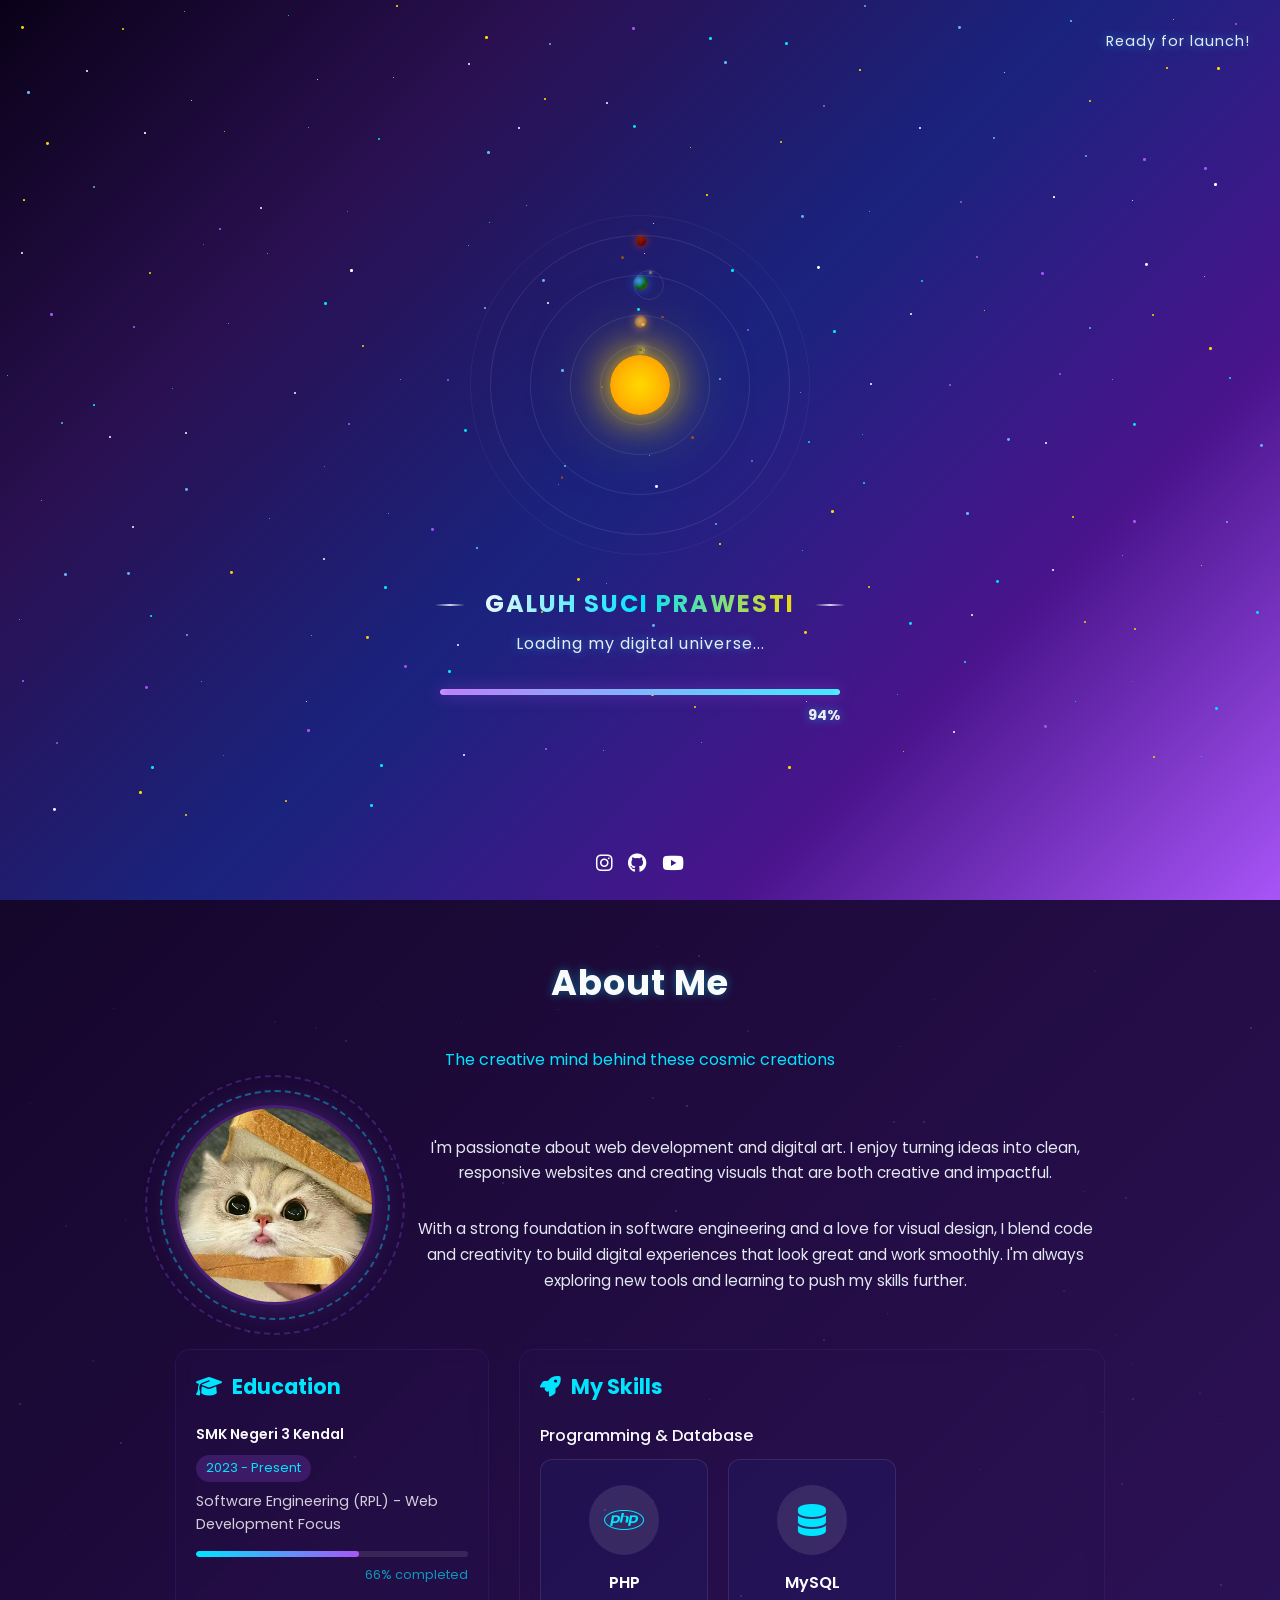
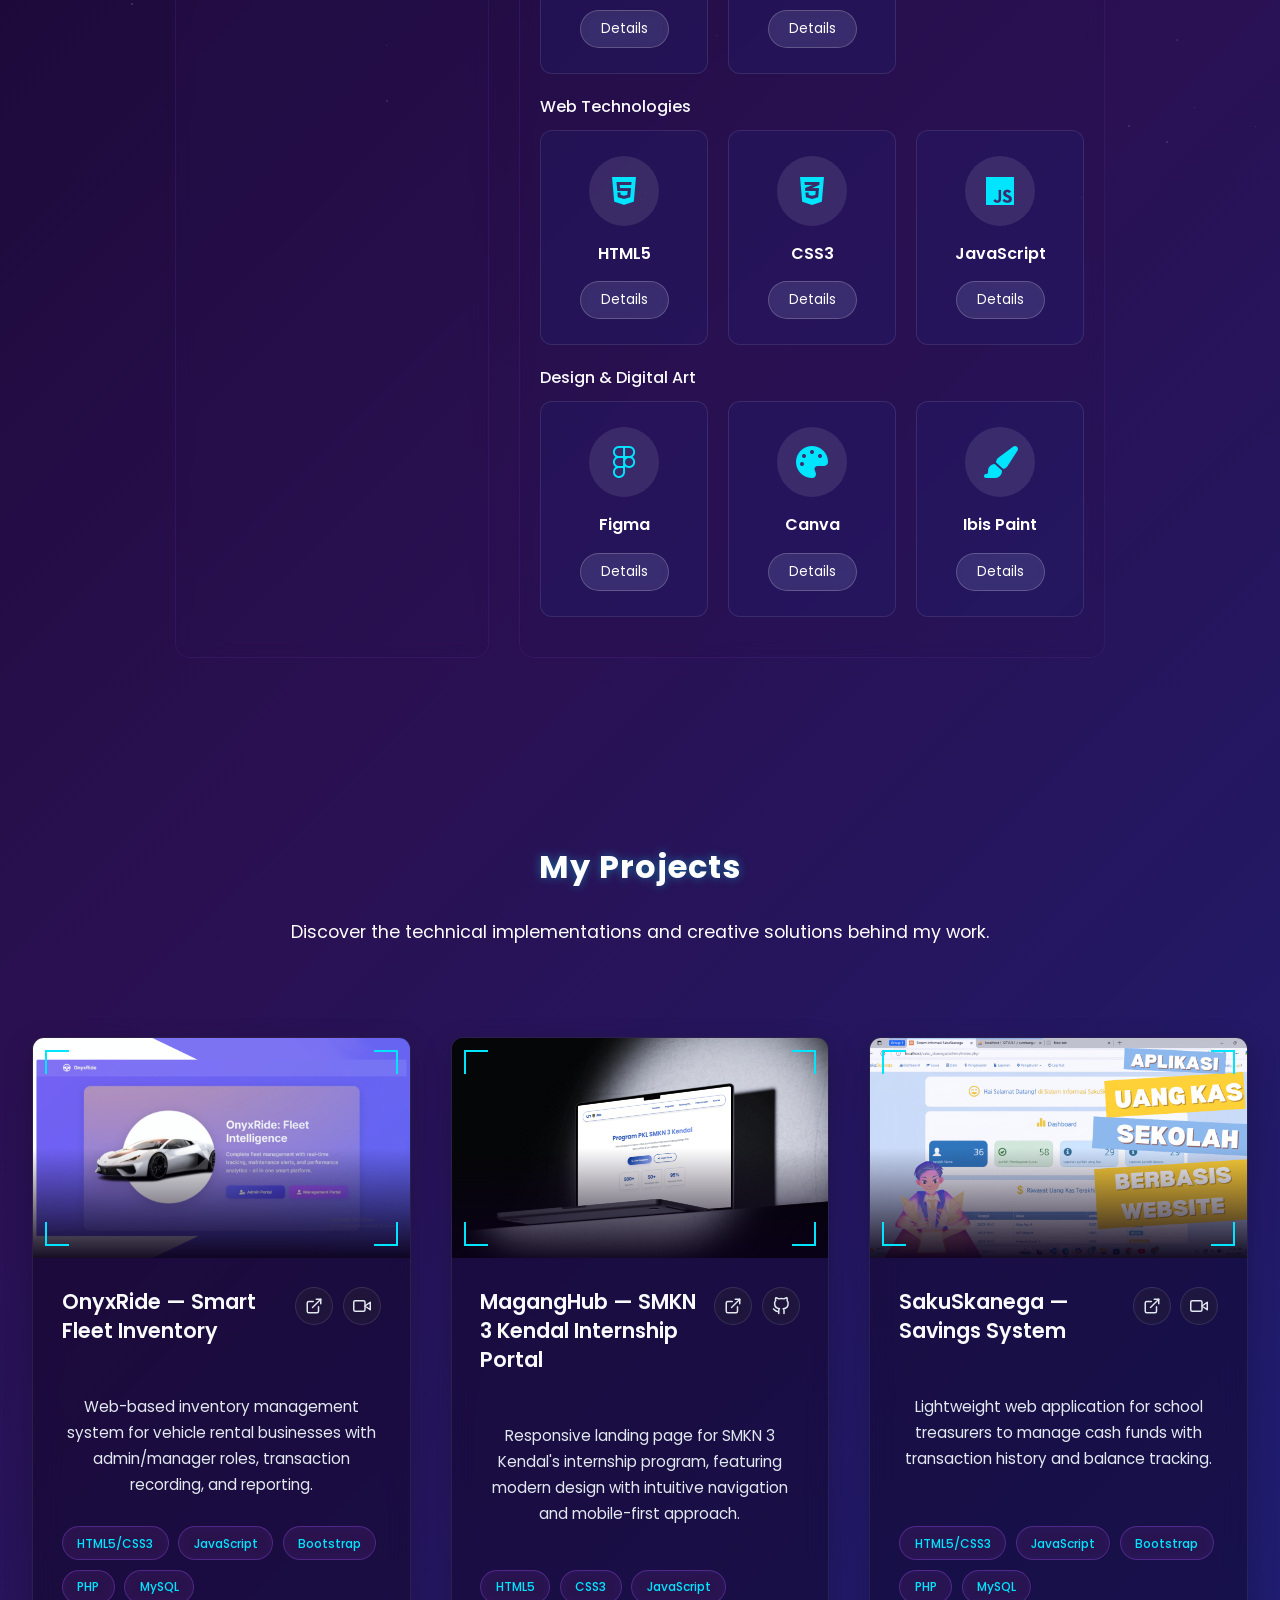
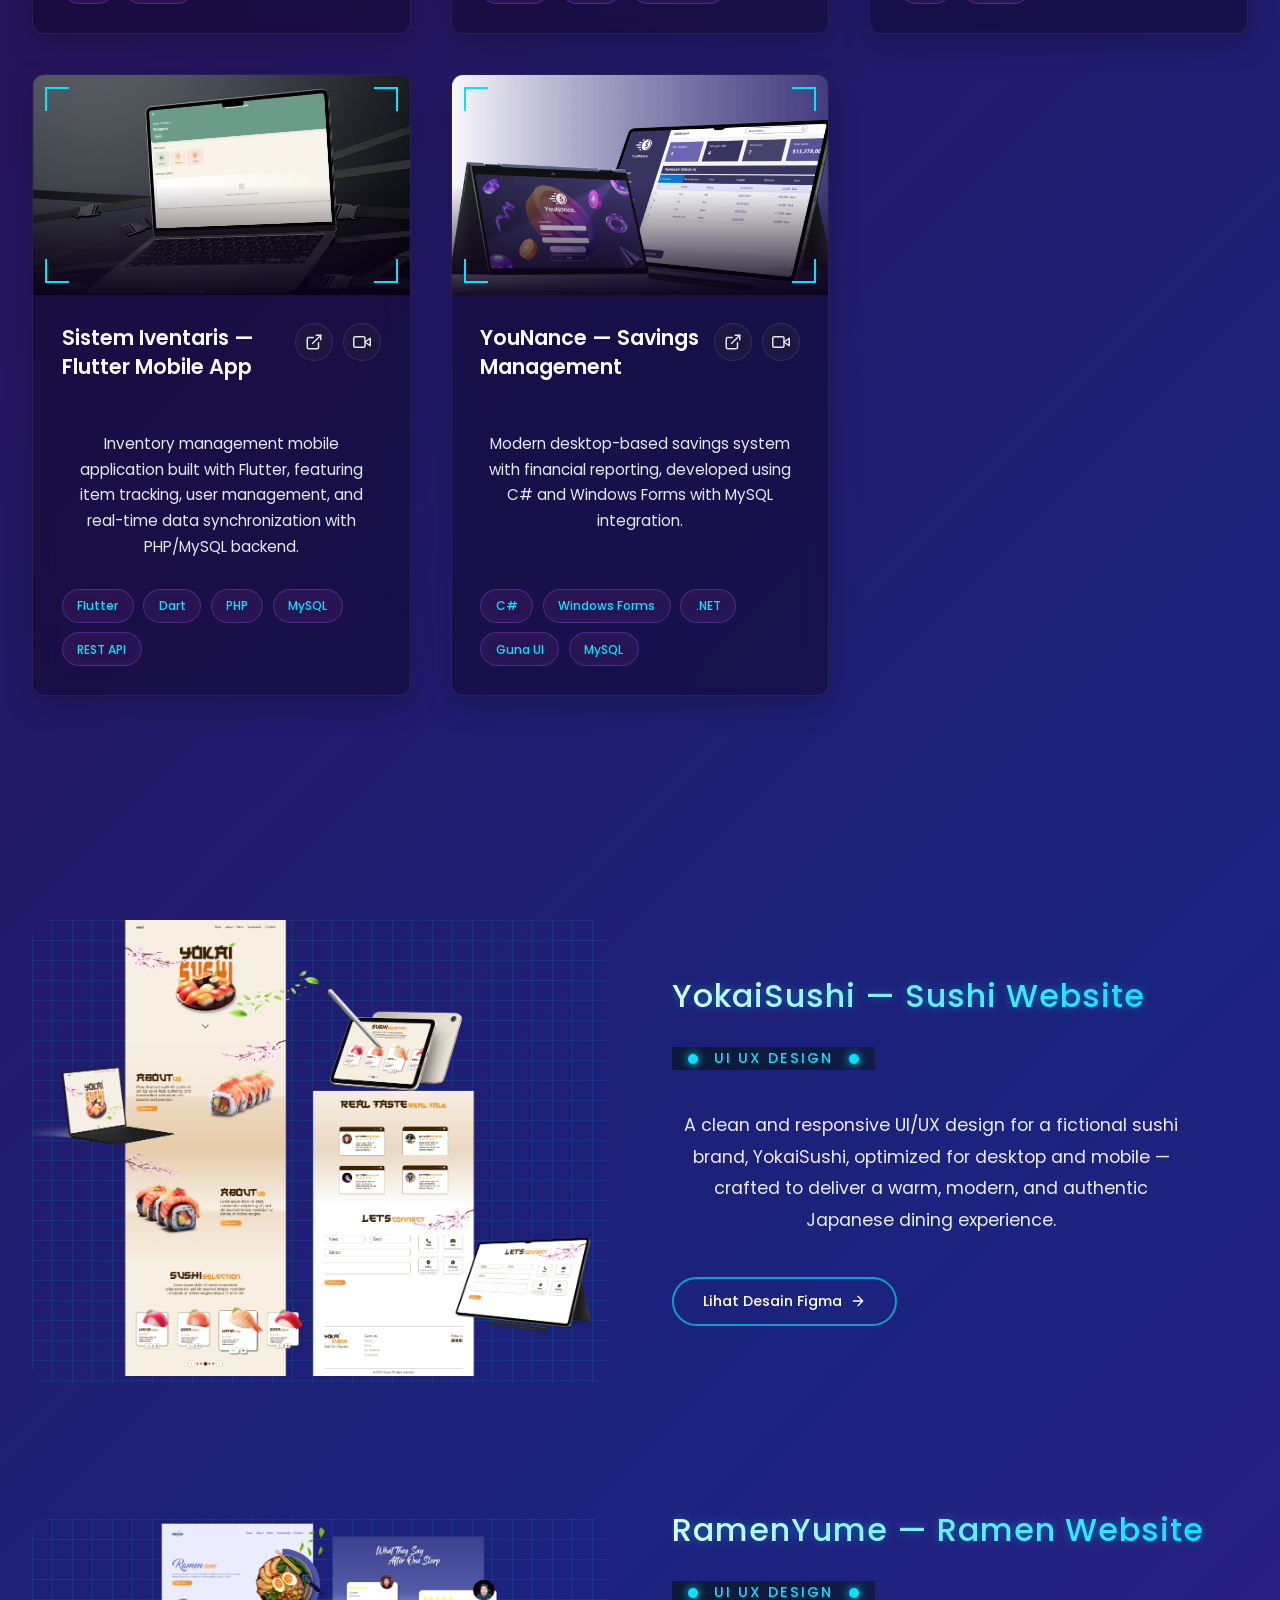
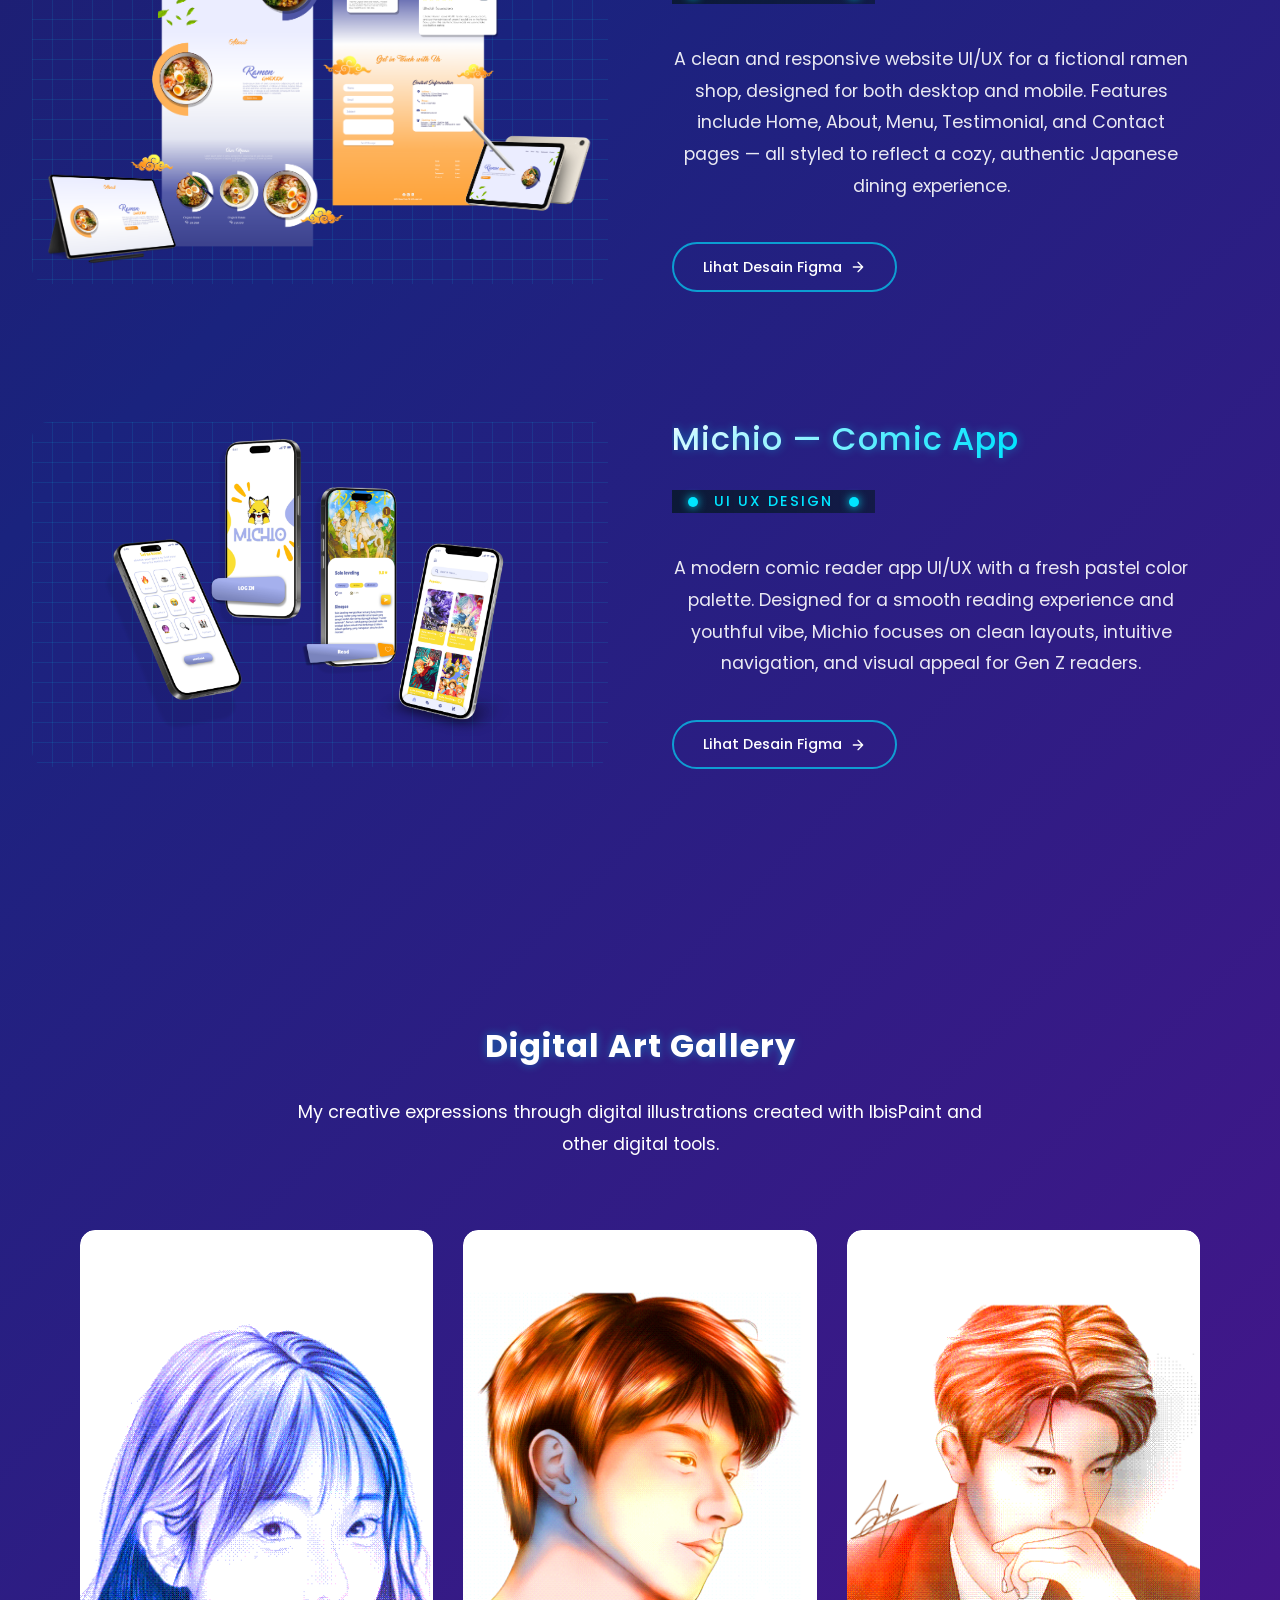
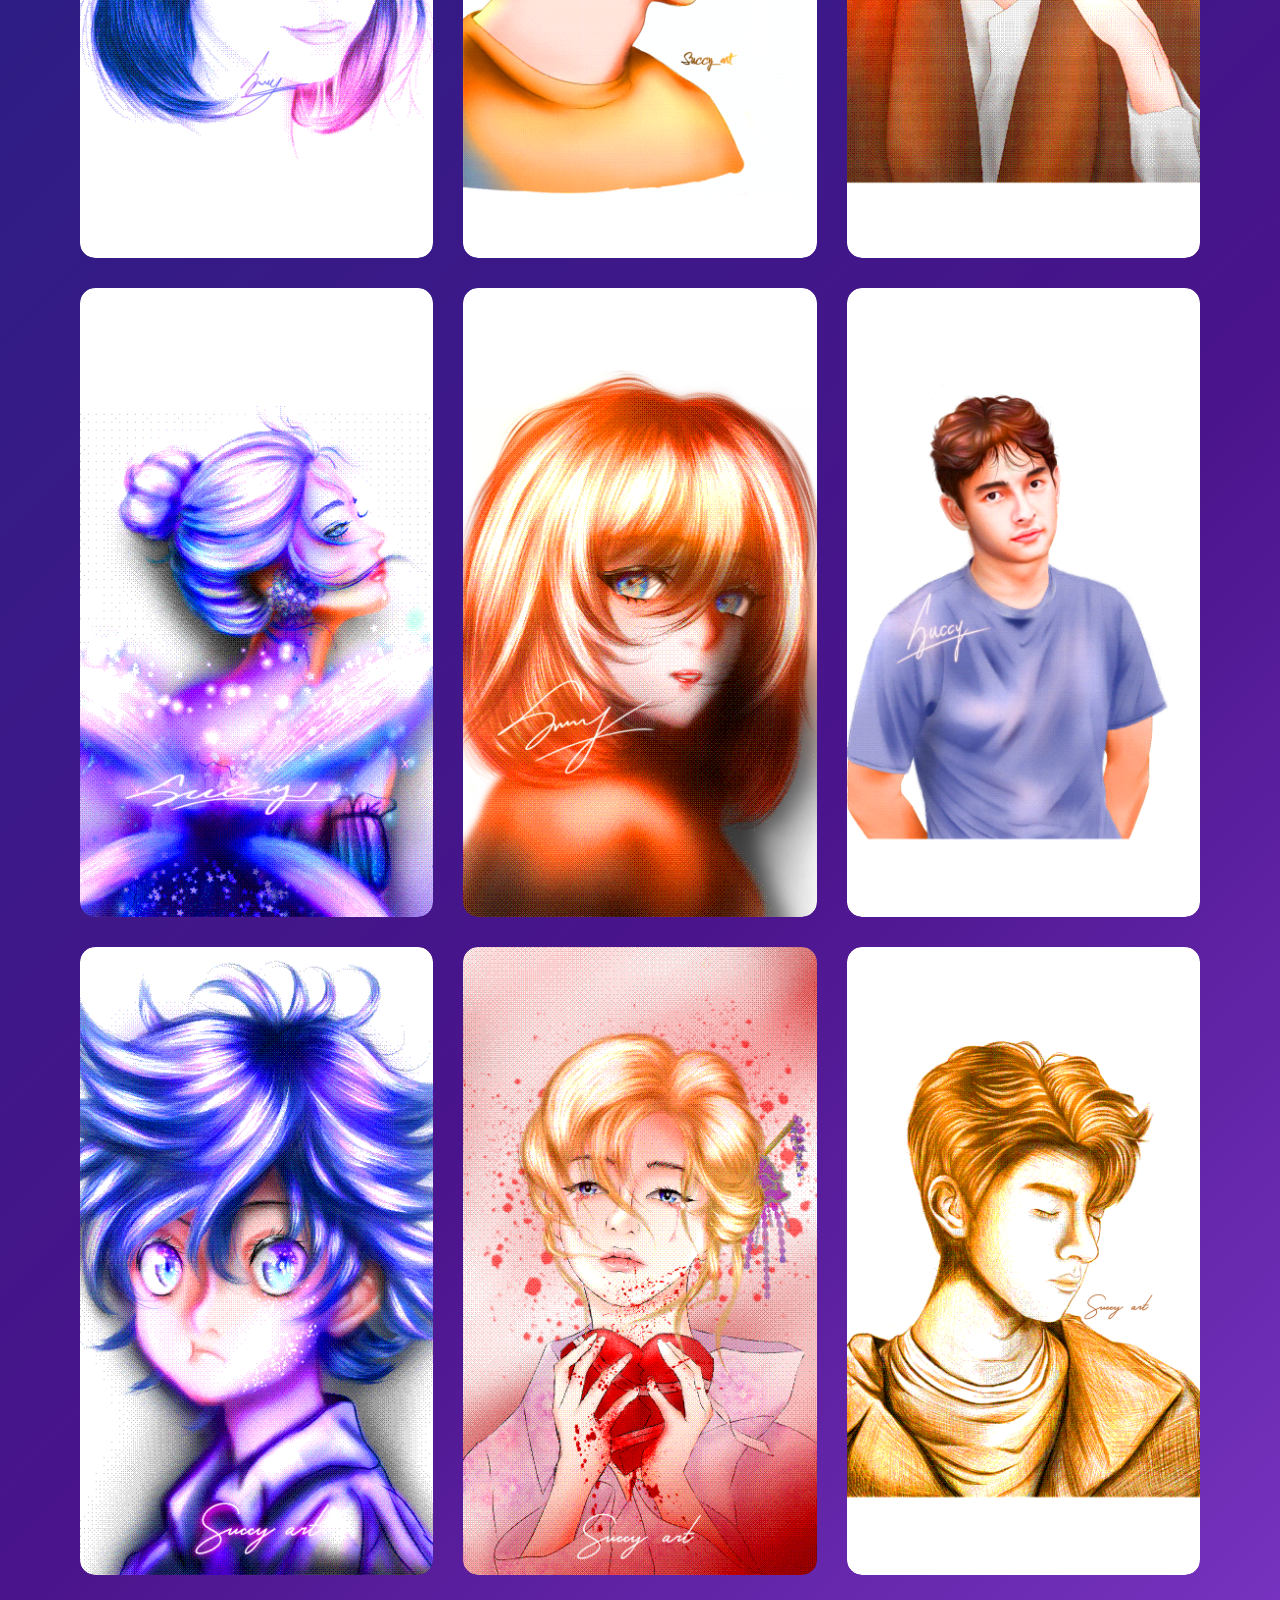
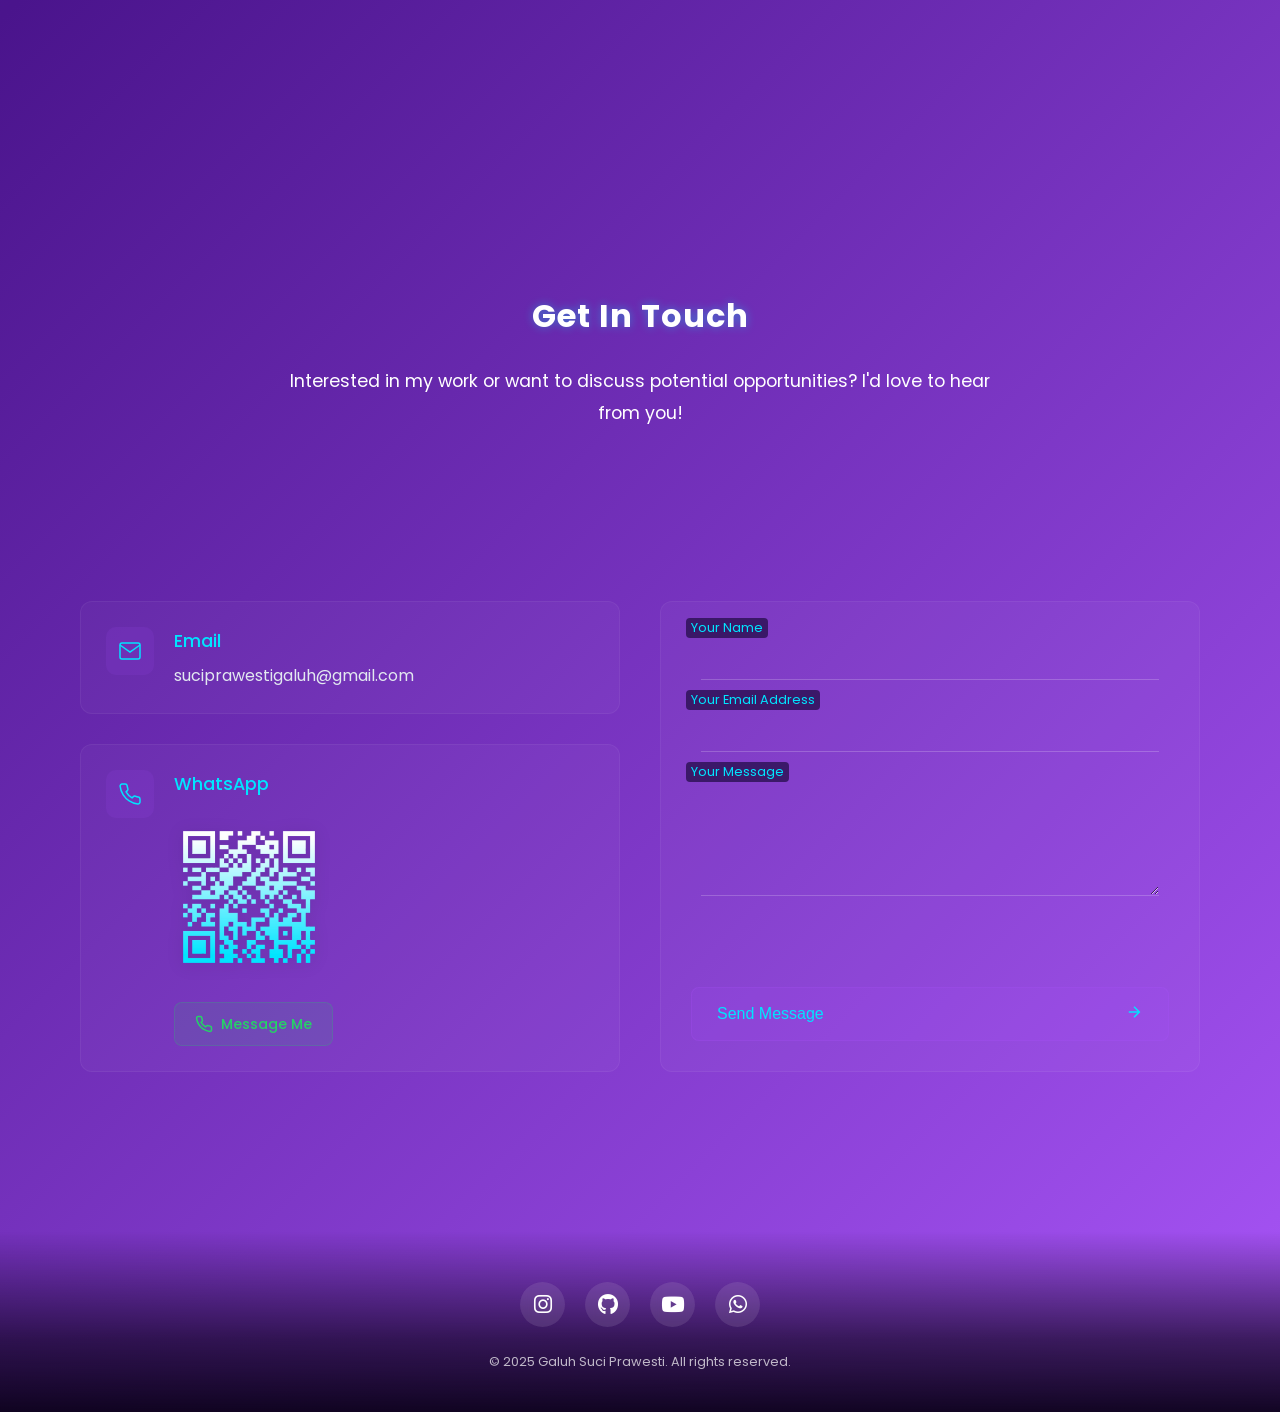
<file: index.html>
<!DOCTYPE html>
<html lang="en">
    <head>
        <meta charset="UTF-8" />
        <meta name="viewport" content="width=device-width, initial-scale=1.0" />
        <title>Galuh Suci Prawesti | Digital Portfolio</title>
        <link
            rel="icon"
            type="image/png"
            href="./assets/favicon/favicon-96x96.png"
            sizes="96x96"
        />
        <link
            rel="icon"
            type="image/svg+xml"
            href="./assets/favicon/favicon.svg"
        />
        <link rel="shortcut icon" href="./assets/favicon/favicon.ico" />
        <link
            rel="apple-touch-icon"
            sizes="180x180"
            href="./assets/favicon/apple-touch-icon.png"
        />
        <meta name="apple-mobile-web-app-title" content="Succy" />
        <link rel="manifest" href="/site.webmanifest" />
        <link
            rel="stylesheet"
            href="https://cdnjs.cloudflare.com/ajax/libs/font-awesome/6.4.0/css/all.min.css"
        />
        <link
            href="https://fonts.googleapis.com/css2?family=Poppins:wght@300;400;500;600;700&display=swap"
            rel="stylesheet"
        />
        <link rel="stylesheet" href="./css/style.css" />
    </head>
    <body>
        <!-- Cosmic Background -->
        <div class="cosmic-background">
            <div class="stars" id="stars"></div>
            <div class="space-dust" id="spaceDust"></div>
            <div class="glow"></div>

            <!-- Floating Particles -->
            <div class="floating-particles" id="floatingParticles"></div>
        </div>

        <!-- Mobile Menu Backdrop -->
        <div class="mobile-menu-backdrop" id="mobileMenuBackdrop"></div>

        <!-- Navigation -->
        <nav class="navbar" id="navbar">
            <div class="logo">Succy</div>
            <div class="hamburger" id="hamburger">
                <i class="fas fa-bars"></i>
            </div>
            <div class="nav-links" id="navLinks">
                <a href="#hero">Home</a>
                <a href="#about">About</a>
                <a href="#projects">Projects</a>
                <a href="#art">Digital Art</a>
                <a href="#skills">Skills</a>
                <a href="#contact">Contact</a>
            </div>
        </nav>

        <!-- Premium Loading Screen -->
        <div class="loading-screen" id="loadingScreen">
            <div class="stars" id="loadingStars"></div>
            <div class="space-dust" id="loadingDust"></div>

            <div class="solar-system">
                <div class="sun">
                    <div class="sun-core"></div>
                    <div class="sun-corona"></div>
                </div>

                <!-- Mercury -->
                <div class="orbit" id="orbit1">
                    <div class="planet" id="planet1">
                        <div class="planet-shadow"></div>
                        <div class="planet-crater"></div>
                        <div class="planet-crater"></div>
                        <div class="planet-crater"></div>
                    </div>
                </div>

                <!-- Venus -->
                <div class="orbit" id="orbit2">
                    <div class="planet" id="planet2">
                        <div class="planet-atmosphere"></div>
                        <div class="planet-cloud"></div>
                        <div class="planet-cloud"></div>
                    </div>
                </div>

                <!-- Earth -->
                <div class="orbit" id="orbit3">
                    <div class="planet" id="planet3">
                        <div class="planet-atmosphere"></div>
                        <div class="planet-continent"></div>
                        <div class="planet-continent"></div>
                        <div class="planet-cloud"></div>
                    </div>
                    <div class="moon-orbit">
                        <div class="moon"></div>
                    </div>
                </div>

                <!-- Mars -->
                <div class="orbit" id="orbit4">
                    <div class="planet" id="planet4">
                        <div class="planet-shadow"></div>
                        <div class="planet-crater"></div>
                        <div class="planet-crater"></div>
                        <div class="planet-crater"></div>
                    </div>
                </div>

                <!-- Asteroid Belt -->
                <div class="asteroid-belt">
                    <div class="asteroid"></div>
                    <div class="asteroid"></div>
                    <div class="asteroid"></div>
                    <div class="asteroid"></div>
                    <div class="asteroid"></div>
                </div>
            </div>

            <div class="loading-countdown" id="loadingCountdown">
                Initializing cosmic interface...
            </div>

            <div class="loading-content">
                <div class="loading-text">Galuh Suci Prawesti</div>
                <div class="subtext">Loading my digital universe...</div>
                <div class="loading-bar-container">
                    <div class="loading-bar">
                        <div class="loading-progress"></div>
                    </div>
                    <div class="loading-percentage" id="loadingPercentage">
                        0%
                    </div>
                </div>
            </div>

            <!-- Social Media Icons -->
            <div class="loading-social-icons">
                <a
                    href="https://www.instagram.com/unreach404._?igsh=eG15N2ZrNmxuNDhh"
                    class="social-icon"
                    style="--delay: 0.6s"
                    ><i class="fab fa-instagram"></i
                ></a>
                <a
                    href="https://github.com/SuciPrawesti"
                    class="social-icon"
                    style="--delay: 0.2s"
                    ><i class="fab fa-github"></i
                ></a>
                <a
                    href="https://youtube.com/@galuhsuciprawesti4057?si=Z0OrXYv-FKymRoa4"
                    class="social-icon"
                    style="--delay: 0.8s"
                    ><i class="fab fa-youtube"></i
                ></a>
            </div>
        </div>
        <!-- Main Content -->
        <div class="content" id="mainContent">
            <!-- Hero Section -->
            <section class="section" id="hero">
                <div class="hero-glow"></div>
                <div class="hero-content">
                    <h1>Hello, I'm Galuh Suci Prawesti</h1>
                    <p>
                        A passionate web developer and digital artist from SMK
                        Negeri 3 Kendal. I craft immersive digital experiences
                        and stunning visual art that blends technology and
                        creativity.
                    </p>
                    <div class="hero-buttons">
                        <a href="#projects" class="explore-button"
                            >Explore My Work</a
                        >
                        <a href="#contact" class="GetTouch-button"
                            >Get In Touch</a
                        >
                    </div>
                </div>
            </section>

            <!-- About Section -->
            <section class="section" id="about">
                <h2>About Me</h2>
                <p class="section-subtitle">
                    The creative mind behind these cosmic creations
                </p>

                <div class="about-container">
                    <div class="about-profile">
                        <div class="profile-image-container">
                            <img
                                src="./assets/images/succy.jfif"
                                alt="Galuh Suci Prawesti"
                                class="profile-image"
                            />
                            <div class="image-glow"></div>
                            <div class="about-orbit"></div>
                            <div class="about-orbit about-orbit-2"></div>
                        </div>

                        <div class="profile-bio">
                            <p>
                                I'm passionate about web development and digital
                                art. I enjoy turning ideas into clean,
                                responsive websites and creating visuals that
                                are both creative and impactful.
                            </p>
                            <p>
                                With a strong foundation in software engineering
                                and a love for visual design, I blend code and
                                creativity to build digital experiences that
                                look great and work smoothly. I'm always
                                exploring new tools and learning to push my
                                skills further.
                            </p>
                        </div>
                    </div>

                    <div class="about-details">
                        <div class="education-card">
                            <h3>
                                <i class="fas fa-graduation-cap"></i> Education
                            </h3>
                            <div class="education-item">
                                <div class="edu-header">
                                    <span class="edu-school"
                                        >SMK Negeri 3 Kendal</span
                                    >
                                    <span class="edu-period"
                                        >2023 - Present</span
                                    >
                                </div>
                                <div class="edu-details">
                                    Software Engineering (RPL) - Web Development
                                    Focus
                                </div>
                                <div class="edu-progress">
                                    <div class="progress-bar">
                                        <div
                                            class="progress-fill"
                                            style="width: 60%"
                                        ></div>
                                    </div>
                                    <span>66% completed</span>
                                </div>
                            </div>
                        </div>

                        <div class="skills-section" id="skills">
                            <h3><i class="fas fa-rocket"></i> My Skills</h3>

                            <div class="skills-category">
                                <h4>Programming & Database</h4>
                                <div class="skills-grid">
                                    <div class="skill-item" data-skill="php">
                                        <div class="skill-icon">
                                            <i class="fab fa-php"></i>
                                        </div>
                                        <div class="skill-name">PHP</div>
                                        <button class="skill-btn">
                                            Details
                                        </button>
                                    </div>
                                    <div class="skill-item" data-skill="mysql">
                                        <div class="skill-icon">
                                            <i class="fas fa-database"></i>
                                        </div>
                                        <div class="skill-name">MySQL</div>
                                        <button class="skill-btn">
                                            Details
                                        </button>
                                    </div>
                                </div>
                            </div>

                            <div class="skills-category">
                                <h4>Web Technologies</h4>
                                <div class="skills-grid">
                                    <div class="skill-item" data-skill="html">
                                        <div class="skill-icon">
                                            <i class="fab fa-html5"></i>
                                        </div>
                                        <div class="skill-name">HTML5</div>
                                        <button class="skill-btn">
                                            Details
                                        </button>
                                    </div>
                                    <div class="skill-item" data-skill="css">
                                        <div class="skill-icon">
                                            <i class="fab fa-css3-alt"></i>
                                        </div>
                                        <div class="skill-name">CSS3</div>
                                        <button class="skill-btn">
                                            Details
                                        </button>
                                    </div>
                                    <div
                                        class="skill-item"
                                        data-skill="javascript"
                                    >
                                        <div class="skill-icon">
                                            <i class="fab fa-js"></i>
                                        </div>
                                        <div class="skill-name">JavaScript</div>
                                        <button class="skill-btn">
                                            Details
                                        </button>
                                    </div>
                                </div>
                            </div>

                            <div class="skills-category">
                                <h4>Design & Digital Art</h4>
                                <div class="skills-grid">
                                    <div class="skill-item" data-skill="figma">
                                        <div class="skill-icon">
                                            <i class="fab fa-figma"></i>
                                        </div>
                                        <div class="skill-name">Figma</div>
                                        <button class="skill-btn">
                                            Details
                                        </button>
                                    </div>
                                    <div class="skill-item" data-skill="canva">
                                        <div class="skill-icon">
                                            <i class="fas fa-palette"></i>
                                        </div>
                                        <div class="skill-name">Canva</div>
                                        <button class="skill-btn">
                                            Details
                                        </button>
                                    </div>
                                    <div
                                        class="skill-item"
                                        data-skill="ibispaint"
                                    >
                                        <div class="skill-icon">
                                            <i class="fas fa-paint-brush"></i>
                                        </div>
                                        <div class="skill-name">Ibis Paint</div>
                                        <button class="skill-btn">
                                            Details
                                        </button>
                                    </div>
                                </div>
                            </div>
                        </div>
                    </div>
                </div>
            </section>

            <!-- Projects Section -->
            <section class="section projects-section" id="projects">
                <h2>My Projects</h2>
                <p>
                    Discover the technical implementations and creative
                    solutions behind my work.
                </p>

                <div class="project-grid">
                    <!-- Project Card 1 -->
                    <div class="project-card">
                        <div class="project-image-container">
                            <img
                                src="./assets/images/OnyxRide.png"
                                alt="OnyxRide Project"
                                class="project-image"
                                loading="lazy"
                            />
                            <div class="project-overlay">
                                <div
                                    class="project-corner project-corner-tl"
                                ></div>
                                <div
                                    class="project-corner project-corner-tr"
                                ></div>
                                <div
                                    class="project-corner project-corner-bl"
                                ></div>
                                <div
                                    class="project-corner project-corner-br"
                                ></div>
                            </div>
                        </div>
                        <div class="project-content">
                            <div class="project-header">
                                <h3 class="project-title">
                                    OnyxRide — Smart Fleet Inventory
                                </h3>
                                <div class="project-links">
                                    <a
                                        href="./project_view/OnyxRide.html"
                                        class="project-link"
                                        target="_blank"
                                        aria-label="View OnyxRide"
                                    >
                                        <svg
                                            xmlns="http://www.w3.org/2000/svg"
                                            width="20"
                                            height="20"
                                            viewBox="0 0 24 24"
                                            fill="none"
                                            stroke="currentColor"
                                            stroke-width="2"
                                            stroke-linecap="round"
                                            stroke-linejoin="round"
                                        >
                                            <path
                                                d="M18 13v6a2 2 0 0 1-2 2H5a2 2 0 0 1-2-2V8a2 2 0 0 1 2-2h6"
                                            ></path>
                                            <polyline
                                                points="15 3 21 3 21 9"
                                            ></polyline>
                                            <line
                                                x1="10"
                                                y1="14"
                                                x2="21"
                                                y2="3"
                                            ></line>
                                        </svg>
                                    </a>
                                    <a
                                        href="https://youtu.be/0mRNQa8hy4o?si=3HWdDYgNGH22hN2J"
                                        class="project-link"
                                        target="_blank"
                                        aria-label="Watch OnyxRide demo video"
                                    >
                                        <svg
                                            xmlns="http://www.w3.org/2000/svg"
                                            width="20"
                                            height="20"
                                            viewBox="0 0 24 24"
                                            fill="none"
                                            stroke="currentColor"
                                            stroke-width="2"
                                            stroke-linecap="round"
                                            stroke-linejoin="round"
                                        >
                                            <polygon
                                                points="23 7 16 12 23 17 23 7"
                                            ></polygon>
                                            <rect
                                                x="1"
                                                y="5"
                                                width="15"
                                                height="14"
                                                rx="2"
                                                ry="2"
                                            ></rect>
                                        </svg>
                                    </a>
                                </div>
                            </div>
                            <p class="project-description">
                                Web-based inventory management system for
                                vehicle rental businesses with admin/manager
                                roles, transaction recording, and reporting.
                            </p>
                            <div class="project-tech">
                                <span class="tech-tag">HTML5/CSS3</span>
                                <span class="tech-tag">JavaScript</span>
                                <span class="tech-tag">Bootstrap</span>
                                <span class="tech-tag">PHP</span>
                                <span class="tech-tag">MySQL</span>
                            </div>
                        </div>
                        <div class="project-highlight"></div>
                    </div>

              <!-- Project Card - Internship Landing Page 2-->
              <div class="project-card">
                  <div class="project-image-container">
                      <img
                          src="./assets/images/LandingPageSMKN3Kendal.png"
                          alt="SMKN 3 Kendal Internship Landing Page"
                          class="project-image"
                          loading="lazy"
                      />
                      <div class="project-overlay">
                          <div class="project-corner project-corner-tl"></div>
                          <div class="project-corner project-corner-tr"></div>
                          <div class="project-corner project-corner-bl"></div>
                          <div class="project-corner project-corner-br"></div>
                      </div>
                  </div>
                  <div class="project-content">
                      <div class="project-header">
                          <h3 class="project-title">
                              MagangHub — SMKN 3 Kendal Internship Portal
                          </h3>
                          <div class="project-links">
                              <a
                                  href="https://landingpagemagangskanega.netlify.app/"
                                  class="project-link"
                                  target="_blank"
                                  aria-label="View Internship Landing Page"
                              >
                                  <svg
                                      xmlns="http://www.w3.org/2000/svg"
                                      width="20"
                                      height="20"
                                      viewBox="0 0 24 24"
                                      fill="none"
                                      stroke="currentColor"
                                      stroke-width="2"
                                      stroke-linecap="round"
                                      stroke-linejoin="round"
                                  >
                                      <path d="M18 13v6a2 2 0 0 1-2 2H5a2 2 0 0 1-2-2V8a2 2 0 0 1 2-2h6"></path>
                                      <polyline points="15 3 21 3 21 9"></polyline>
                                      <line x1="10" y1="14" x2="21" y2="3"></line>
                                  </svg>
                              </a>
                              <a
                                  href="https://github.com/SuciPrawesti"
                                  class="project-link"
                                  target="_blank"
                                  aria-label="View source code on GitHub"
                              >
                                  <svg
                                      xmlns="http://www.w3.org/2000/svg"
                                      width="20"
                                      height="20"
                                      viewBox="0 0 24 24"
                                      fill="none"
                                      stroke="currentColor"
                                      stroke-width="2"
                                      stroke-linecap="round"
                                      stroke-linejoin="round"
                                  >
                                      <path d="M9 19c-5 1.5-5-2.5-7-3m14 6v-3.87a3.37 3.37 0 0 0-.94-2.61c3.14-.35 6.44-1.54 6.44-7A5.44 5.44 0 0 0 20 4.77 5.07 5.07 0 0 0 19.91 1S18.73.65 16 2.48a13.38 13.38 0 0 0-7 0C6.27.65 5.09 1 5.09 1A5.07 5.07 0 0 0 5 4.77a5.44 5.44 0 0 0-1.5 3.78c0 5.42 3.3 6.61 6.44 7A3.37 3.37 0 0 0 9 18.13V22"></path>
                                  </svg>
                              </a>
                          </div>
                      </div>
                      <p class="project-description">
                          Responsive landing page for SMKN 3 Kendal's internship program, featuring modern 
                          design with intuitive navigation and mobile-first approach.
                      </p>
                      <div class="project-tech">
                          <span class="tech-tag">HTML5</span>
                          <span class="tech-tag">CSS3</span>
                          <span class="tech-tag">JavaScript</span>
                      </div>
                  </div>
                  <div class="project-highlight"></div>
              </div>

                    <!-- Project Card 3 -->
                    <div class="project-card">
                        <div class="project-image-container">
                            <img
                                src="./assets/images/SakuSkanega.png"
                                alt="SakuSkanega Project"
                                class="project-image"
                                loading="lazy"
                            />
                            <div class="project-overlay">
                                <div
                                    class="project-corner project-corner-tl"
                                ></div>
                                <div
                                    class="project-corner project-corner-tr"
                                ></div>
                                <div
                                    class="project-corner project-corner-bl"
                                ></div>
                                <div
                                    class="project-corner project-corner-br"
                                ></div>
                            </div>
                        </div>
                        <div class="project-content">
                            <div class="project-header">
                                <h3 class="project-title">
                                    SakuSkanega — Savings System
                                </h3>
                                <div class="project-links">
                                    <a
                                        href="./project_view/SakuSkanega.html"
                                        class="project-link"
                                        target="_blank"
                                        aria-label="View YouNance"
                                    >
                                        <svg
                                            xmlns="http://www.w3.org/2000/svg"
                                            width="20"
                                            height="20"
                                            viewBox="0 0 24 24"
                                            fill="none"
                                            stroke="currentColor"
                                            stroke-width="2"
                                            stroke-linecap="round"
                                            stroke-linejoin="round"
                                        >
                                            <path
                                                d="M18 13v6a2 2 0 0 1-2 2H5a2 2 0 0 1-2-2V8a2 2 0 0 1 2-2h6"
                                            ></path>
                                            <polyline
                                                points="15 3 21 3 21 9"
                                            ></polyline>
                                            <line
                                                x1="10"
                                                y1="14"
                                                x2="21"
                                                y2="3"
                                            ></line>
                                        </svg>
                                    </a>
                                    <a
                                        href="https://youtu.be/zD-NELgcVFU?si=Fju15y_MIB-Ab7n0"
                                        class="project-link"
                                        target="_blank"
                                        aria-label="Watch SakuSkanega demo video"
                                    >
                                        <svg
                                            xmlns="http://www.w3.org/2000/svg"
                                            width="20"
                                            height="20"
                                            viewBox="0 0 24 24"
                                            fill="none"
                                            stroke="currentColor"
                                            stroke-width="2"
                                            stroke-linecap="round"
                                            stroke-linejoin="round"
                                        >
                                            <polygon
                                                points="23 7 16 12 23 17 23 7"
                                            ></polygon>
                                            <rect
                                                x="1"
                                                y="5"
                                                width="15"
                                                height="14"
                                                rx="2"
                                                ry="2"
                                            ></rect>
                                        </svg>
                                    </a>
                                </div>
                            </div>
                            <p class="project-description">
                                Lightweight web application for school
                                treasurers to manage cash funds with transaction
                                history and balance tracking.
                            </p>
                            <div class="project-tech">
                                <span class="tech-tag">HTML5/CSS3</span>
                                <span class="tech-tag">JavaScript</span>
                                <span class="tech-tag">Bootstrap</span>
                                <span class="tech-tag">PHP</span>
                                <span class="tech-tag">MySQL</span>
                            </div>
                        </div>
                        <div class="project-highlight"></div>
                    </div>

              <!-- Project Card 4 -->
              <div class="project-card">
                  <div class="project-image-container">
                      <img
                          src="./assets/images/SistemIventarisFlutter.png"
                          alt="Sistem Iventaris Flutter"
                          class="project-image"
                          loading="lazy"
                      />
                      <div class="project-overlay">
                          <div class="project-corner project-corner-tl"></div>
                          <div class="project-corner project-corner-tr"></div>
                          <div class="project-corner project-corner-bl"></div>
                          <div class="project-corner project-corner-br"></div>
                      </div>
                  </div>
                  <div class="project-content">
                      <div class="project-header">
                          <h3 class="project-title">
                              Sistem Iventaris — Flutter Mobile App
                          </h3>
                          <div class="project-links">
                              <a
                                  href="./project_view/SistemIventarisFlutter.html"
                                  class="project-link"
                                  target="_blank"
                                  aria-label="View Sistem Iventaris Flutter"
                              >
                                  <svg
                                      xmlns="http://www.w3.org/2000/svg"
                                      width="20"
                                      height="20"
                                      viewBox="0 0 24 24"
                                      fill="none"
                                      stroke="currentColor"
                                      stroke-width="2"
                                      stroke-linecap="round"
                                      stroke-linejoin="round"
                                  >
                                      <path
                                          d="M18 13v6a2 2 0 0 1-2 2H5a2 2 0 0 1-2-2V8a2 2 0 0 1 2-2h6"
                                      ></path>
                                      <polyline
                                          points="15 3 21 3 21 9"
                                      ></polyline>
                                      <line
                                          x1="10"
                                          y1="14"
                                          x2="21"
                                          y2="3"
                                      ></line>
                                  </svg>
                              </a>
                              <a
                                  href="https://youtu.be/0mRNQa8hy4o?si=3HWdDYgNGH22hN2J"
                                  class="project-link"
                                  target="_blank"
                                  aria-label="Watch Sistem Iventaris Flutter demo video"
                              >
                                  <svg
                                      xmlns="http://www.w3.org/2000/svg"
                                      width="20"
                                      height="20"
                                      viewBox="0 0 24 24"
                                      fill="none"
                                      stroke="currentColor"
                                      stroke-width="2"
                                      stroke-linecap="round"
                                      stroke-linejoin="round"
                                  >
                                      <polygon
                                          points="23 7 16 12 23 17 23 7"
                                      ></polygon>
                                      <rect
                                          x="1"
                                          y="5"
                                          width="15"
                                          height="14"
                                          rx="2"
                                          ry="2"
                                      ></rect>
                                  </svg>
                              </a>
                          </div>
                      </div>
                      <p class="project-description">
                          Inventory management mobile application built with Flutter, featuring 
                          item tracking, user management, and real-time data synchronization 
                          with PHP/MySQL backend.
                      </p>
                      <div class="project-tech">
                          <span class="tech-tag">Flutter</span>
                          <span class="tech-tag">Dart</span>
                          <span class="tech-tag">PHP</span>
                          <span class="tech-tag">MySQL</span>
                          <span class="tech-tag">REST API</span>
                      </div>
                  </div>
                  <div class="project-highlight"></div>
              </div>
                    <!-- Project Card 5 -->
                    <div class="project-card">
                        <div class="project-image-container">
                            <img
                                src="./assets/images/YouNance.png"
                                alt="YouNance Project"
                                class="project-image"
                                loading="lazy"
                            />
                            <div class="project-overlay">
                                <div
                                    class="project-corner project-corner-tl"
                                ></div>
                                <div
                                    class="project-corner project-corner-tr"
                                ></div>
                                <div
                                    class="project-corner project-corner-bl"
                                ></div>
                                <div
                                    class="project-corner project-corner-br"
                                ></div>
                            </div>
                        </div>
                        <div class="project-content">
                            <div class="project-header">
                                <h3 class="project-title">
                                    YouNance — Savings Management
                                </h3>
                                <div class="project-links">
                                    <a
                                        href="./project_view/YouNance.html"
                                        class="project-link"
                                        target="_blank"
                                        aria-label="View YouNance"
                                    >
                                        <svg
                                            xmlns="http://www.w3.org/2000/svg"
                                            width="20"
                                            height="20"
                                            viewBox="0 0 24 24"
                                            fill="none"
                                            stroke="currentColor"
                                            stroke-width="2"
                                            stroke-linecap="round"
                                            stroke-linejoin="round"
                                        >
                                            <path
                                                d="M18 13v6a2 2 0 0 1-2 2H5a2 2 0 0 1-2-2V8a2 2 0 0 1 2-2h6"
                                            ></path>
                                            <polyline
                                                points="15 3 21 3 21 9"
                                            ></polyline>
                                            <line
                                                x1="10"
                                                y1="14"
                                                x2="21"
                                                y2="3"
                                            ></line>
                                        </svg>
                                    </a>
                                    <a
                                        href="https://youtu.be/ALkjr7LFHyk?si=5F2DktzRmR87Z5Kk"
                                        class="project-link"
                                        target="_blank"
                                        aria-label="Watch YouNance demo video"
                                    >
                                        <svg
                                            xmlns="http://www.w3.org/2000/svg"
                                            width="20"
                                            height="20"
                                            viewBox="0 0 24 24"
                                            fill="none"
                                            stroke="currentColor"
                                            stroke-width="2"
                                            stroke-linecap="round"
                                            stroke-linejoin="round"
                                        >
                                            <polygon
                                                points="23 7 16 12 23 17 23 7"
                                            ></polygon>
                                            <rect
                                                x="1"
                                                y="5"
                                                width="15"
                                                height="14"
                                                rx="2"
                                                ry="2"
                                            ></rect>
                                        </svg>
                                    </a>
                                </div>
                            </div>
                            <p class="project-description">
                                Modern desktop-based savings system with
                                financial reporting, developed using C# and
                                Windows Forms with MySQL integration.
                            </p>
                            <div class="project-tech">
                                <span class="tech-tag">C#</span>
                                <span class="tech-tag">Windows Forms</span>
                                <span class="tech-tag">.NET</span>
                                <span class="tech-tag">Guna UI</span>
                                <span class="tech-tag">MySQL</span>
                            </div>
                        </div>
                        <div class="project-highlight"></div>
                    </div>
                </div>
            </section>
            <!-- Figma Projects Section -->
            <!-- Project 1 -->
            <section class="section figma-projects" id="figma">
                <div class="figma-project">
                    <div class="figma-content">
                        <div class="figma-img">
                            <div class="img-container">
                                <img
                                    src="./assets/images/YokaiSushi.png"
                                    alt="Figma Mockup 1"
                                    class="main-img"
                                />
                                <div class="glow-effect"></div>
                                <div class="pixel-grid"></div>
                            </div>
                        </div>
                        <div class="figma-text">
                            <div class="title-wrapper">
                                <h2 class="clean-title">
                                    YokaiSushi — Sushi Website
                                </h2>
                                <div class="title-decoration">
                                    <div class="title-decoration-inner">
                                        <span class="decoration-dot"></span>
                                        <span class="decoration-text"
                                            >UI UX Design</span
                                        >
                                        <span class="decoration-dot"></span>
                                    </div>
                                </div>
                            </div>
                            <p>
                                A clean and responsive UI/UX design for a
                                fictional sushi brand, YokaiSushi, optimized for
                                desktop and mobile — crafted to deliver a warm,
                                modern, and authentic Japanese dining
                                experience.
                            </p>
                            <div class="btn-container">
                                <a
                                    href="./project_view/YokaiSushi.html"
                                    target="_blank"
                                    class="figma-btn"
                                >
                                    <span>Lihat Desain Figma</span>
                                    <svg
                                        width="24"
                                        height="24"
                                        viewBox="0 0 24 24"
                                        fill="none"
                                        xmlns="http://www.w3.org/2000/svg"
                                    >
                                        <path
                                            d="M5 12H19M19 12L12 5M19 12L12 19"
                                            stroke="currentColor"
                                            stroke-width="2"
                                            stroke-linecap="round"
                                            stroke-linejoin="round"
                                        />
                                    </svg>
                                </a>
                                <div class="btn-hover-effect"></div>
                            </div>
                        </div>
                    </div>
                </div>

                <!-- Project 2 -->
                <div class="figma-project">
                    <div class="figma-content">
                        <div class="figma-img">
                            <div class="img-container">
                                <img
                                    src="./assets/images/RamenYume.png"
                                    alt="Figma Mockup 1"
                                    class="main-img"
                                />
                                <div class="glow-effect"></div>
                                <div class="pixel-grid"></div>
                            </div>
                        </div>
                        <div class="figma-text">
                            <div class="title-wrapper">
                                <h2 class="clean-title">
                                    RamenYume — Ramen Website
                                </h2>
                                <div class="title-decoration">
                                    <div class="title-decoration-inner">
                                        <span class="decoration-dot"></span>
                                        <span class="decoration-text"
                                            >UI UX Design</span
                                        >
                                        <span class="decoration-dot"></span>
                                    </div>
                                </div>
                            </div>
                            <p>
                                A clean and responsive website UI/UX for a
                                fictional ramen shop, designed for both desktop
                                and mobile. Features include Home, About, Menu,
                                Testimonial, and Contact pages — all styled to
                                reflect a cozy, authentic Japanese dining
                                experience.
                            </p>
                            <div class="btn-container">
                                <a
                                    href="./project_view/RamenYume.html"
                                    target="_blank"
                                    class="figma-btn"
                                >
                                    <span>Lihat Desain Figma</span>
                                    <svg
                                        width="24"
                                        height="24"
                                        viewBox="0 0 24 24"
                                        fill="none"
                                        xmlns="http://www.w3.org/2000/svg"
                                    >
                                        <path
                                            d="M5 12H19M19 12L12 5M19 12L12 19"
                                            stroke="currentColor"
                                            stroke-width="2"
                                            stroke-linecap="round"
                                            stroke-linejoin="round"
                                        />
                                    </svg>
                                </a>
                                <div class="btn-hover-effect"></div>
                            </div>
                        </div>
                    </div>
                </div>

                <!-- Project 3 -->
                <div class="figma-project">
                    <div class="figma-content">
                        <div class="figma-img">
                            <div class="img-container">
                                <img
                                    src="./assets/images/Michio.png"
                                    alt="Figma Mockup 2"
                                    class="main-img"
                                />
                                <div class="glow-effect"></div>
                                <div class="pixel-grid"></div>
                            </div>
                        </div>
                        <div class="figma-text">
                            <div class="title-wrapper">
                                <h2 class="clean-title">Michio — Comic App</h2>
                                <div class="title-decoration">
                                    <div class="title-decoration-inner">
                                        <span class="decoration-dot"></span>
                                        <span class="decoration-text"
                                            >UI UX Design</span
                                        >
                                        <span class="decoration-dot"></span>
                                    </div>
                                </div>
                            </div>
                            <p>
                                A modern comic reader app UI/UX with a fresh
                                pastel color palette. Designed for a smooth
                                reading experience and youthful vibe, Michio
                                focuses on clean layouts, intuitive navigation,
                                and visual appeal for Gen Z readers.
                            </p>
                            <div class="btn-container">
                                <a
                                    href="./project_view/Michio.html"
                                    target="_blank"
                                    class="figma-btn"
                                >
                                    <span>Lihat Desain Figma</span>
                                    <svg
                                        width="24"
                                        height="24"
                                        viewBox="0 0 24 24"
                                        fill="none"
                                        xmlns="http://www.w3.org/2000/svg"
                                    >
                                        <path
                                            d="M5 12H19M19 12L12 5M19 12L12 19"
                                            stroke="currentColor"
                                            stroke-width="2"
                                            stroke-linecap="round"
                                            stroke-linejoin="round"
                                        />
                                    </svg>
                                </a>
                                <div class="btn-hover-effect"></div>
                            </div>
                        </div>
                    </div>
                </div>
            </section>

            <!-- Digital Art Section -->
            <section class="section" id="art">
                <h2>Digital Art Gallery</h2>
                <p>
                    My creative expressions through digital illustrations
                    created with IbisPaint and other digital tools.
                </p>

                <div class="art-grid">
                    <div class="art-card">
                        <img
                            src="./assets/images/LunaSynesthesia.png"
                            alt="Digital Art 1"
                            class="art-image"
                        />
                        <div class="art-overlay">
                            <h3 class="art-title">Luna Synesthesia</h3>
                            <div class="art-date">
                                Created: February 12, 2025
                            </div>
                        </div>
                    </div>

                    <div class="art-card">
                        <img
                            src="./assets/images/SolsticeReverie.png"
                            alt="Digital Art 2"
                            class="art-image"
                        />
                        <div class="art-overlay">
                            <h3 class="art-title">Solstice Reverie</h3>
                            <div class="art-date">Created: October 17, 2024</div>
                        </div>
                    </div>

                    <div class="art-card">
                        <img
                            src="./assets/images/Stillness_inDusk.png"
                            alt="Digital Art 3"
                            class="art-image"
                        />
                        <div class="art-overlay">
                            <h3 class="art-title">Stillness in Dusk</h3>
                            <div class="art-date">
                                Created: December 10, 2024
                            </div>
                        </div>
                    </div>

                    <div class="art-card">
                        <img
                            src="./assets/images/Astrielle_Nocturne.png"
                            alt="Digital Art 4"
                            class="art-image"
                        />
                        <div class="art-overlay">
                            <h3 class="art-title">Astrielle Nocturne</h3>
                            <div class="art-date">Created: May 9, 2024</div>
                        </div>
                    </div>

                    <div class="art-card">
                        <img
                            src="./assets/images/VelourSonata.png"
                            alt="Digital Art 4"
                            class="art-image"
                        />
                        <div class="art-overlay">
                            <h3 class="art-title">Velour Sonata</h3>
                            <div class="art-date">Created: July 7, 2023</div>
                        </div>
                    </div>

                    <div class="art-card">
                        <img
                            src="./assets/images/Mr. Faceless Enigma.png"
                            alt="Digital Art 4"
                            class="art-image"
                        />
                        <div class="art-overlay">
                            <h3 class="art-title">Mr. Faceless Enigma</h3>
                            <div class="art-date">Created: July 27, 2025</div>
                        </div>
                    </div>

                    <div class="art-card">
                        <img
                            src="./assets/images/ElionVanta.png"
                            alt="Digital Art 4"
                            class="art-image"
                        />
                        <div class="art-overlay">
                            <h3 class="art-title">Elion Vanta</h3>
                            <div class="art-date">Created: June 29, 2023</div>
                        </div>
                    </div>

                    <div class="art-card">
                        <img
                            src="./assets/images/SakuranoNamida.png"
                            alt="Digital Art 4"
                            class="art-image"
                        />
                        <div class="art-overlay">
                            <h3 class="art-title">Sakura no Namida</h3>
                            <div class="art-date">Created: May 5, 2023</div>
                        </div>
                    </div>

                    <div class="art-card">
                        <img
                            src="./assets/images/SigmaBoy.png"
                            alt="Digital Art 4"
                            class="art-image"
                        />
                        <div class="art-overlay">
                            <h3 class="art-title">Sigma Boy</h3>
                            <div class="art-date">Created: March 20, 2024</div>
                        </div>
                    </div>
                </div>
            </section>
            <!-- Skill Modal -->
            <div class="modal" id="skillModal">
                <div class="modal-content">
                    <span class="close-modal">&times;</span>
                    <div class="modal-header">
                        <div class="modal-icon">
                            <i class="modal-icon-inner"></i>
                        </div>
                        <h3 class="modal-title"></h3>
                    </div>
                    <div class="modal-body">
                        <p class="modal-description"></p>
                    </div>
                </div>
            </div>

            <!-- Contact Section -->
            <section class="section contact-section" id="contact">
                <h2>Get In Touch</h2>
                <p>
                    Interested in my work or want to discuss potential
                    opportunities? I'd love to hear from you!
                </p>

                <!-- Success Notification -->
                <div class="form-notification" id="notification">
                    <div class="notification-content">
                        <div class="check-icon">
                            <svg
                                xmlns="http://www.w3.org/2000/svg"
                                viewBox="0 0 24 24"
                                fill="none"
                                stroke="currentColor"
                            >
                                <path d="M20 6L9 17l-5-5"></path>
                            </svg>
                        </div>
                        <div class="notification-text">
                            <h3>Message Sent</h3>
                            <p>
                                Thank you for reaching out. I'll respond soon.
                            </p>
                        </div>
                    </div>
                </div>

                <div class="contact-container">
                    <!-- Contact Info -->
                    <div class="contact-info">
                        <div class="contact-method">
                            <div class="method-icon">
                                <svg
                                    xmlns="http://www.w3.org/2000/svg"
                                    viewBox="0 0 24 24"
                                    fill="none"
                                    stroke="currentColor"
                                >
                                    <path
                                        d="M4 4h16c1.1 0 2 .9 2 2v12c0 1.1-.9 2-2 2H4c-1.1 0-2-.9-2-2V6c0-1.1.9-2 2-2z"
                                    ></path>
                                    <polyline
                                        points="22,6 12,13 2,6"
                                    ></polyline>
                                </svg>
                            </div>
                            <div class="method-content">
                                <h3>Email</h3>
                                <a
                                    href="mailto:suciprawestigaluh@gmail.com"
                                    class="method-link"
                                    >suciprawestigaluh@gmail.com</a
                                >
                            </div>
                        </div>

                        <div class="contact-method">
                            <div class="method-icon">
                                <svg
                                    xmlns="http://www.w3.org/2000/svg"
                                    viewBox="0 0 24 24"
                                    fill="none"
                                    stroke="currentColor"
                                >
                                    <path
                                        d="M22 16.92v3a2 2 0 0 1-2.18 2 19.79 19.79 0 0 1-8.63-3.07 19.5 19.5 0 0 1-6-6 19.79 19.79 0 0 1-3.07-8.67A2 2 0 0 1 4.11 2h3a2 2 0 0 1 2 1.72 12.84 12.84 0 0 0 .7 2.81 2 2 0 0 1-.45 2.11L8.09 9.91a16 16 0 0 0 6 6l1.27-1.27a2 2 0 0 1 2.11-.45 12.84 12.84 0 0 0 2.81.7A2 2 0 0 1 22 16.92z"
                                    ></path>
                                </svg>
                            </div>
                            <div class="method-content">
                                <h3>WhatsApp</h3>
                                <div class="qr-wrapper">
                                    <img
                                        src="./assets/images/whatsapp_qr.png"
                                        alt="WhatsApp QR Code"
                                        class="qr-code"
                                    />
                                </div>
                                <div class="whatsapp-button-container">
                                    <a
                                        href="https://wa.me/6283850511528"
                                        class="whatsapp-button"
                                    >
                                        <svg
                                            xmlns="http://www.w3.org/2000/svg"
                                            viewBox="0 0 24 24"
                                            fill="none"
                                            stroke="currentColor"
                                        >
                                            <path
                                                d="M22 16.92v3a2 2 0 0 1-2.18 2 19.79 19.79 0 0 1-8.63-3.07 19.5 19.5 0 0 1-6-6 19.79 19.79 0 0 1-3.07-8.67A2 2 0 0 1 4.11 2h3a2 2 0 0 1 2 1.72 12.84 12.84 0 0 0 .7 2.81 2 2 0 0 1-.45 2.11L8.09 9.91a16 16 0 0 0 6 6l1.27-1.27a2 2 0 0 1 2.11-.45 12.84 12.84 0 0 0 2.81.7A2 2 0 0 1 22 16.92z"
                                            ></path>
                                        </svg>
                                        Message Me
                                    </a>
                                </div>
                            </div>
                        </div>
                    </div>

                    <!-- Contact Form -->
                    <form
                        class="contact-form"
                        id="contactForm"
                        action="https://api.web3forms.com/submit"
                        method="POST"
                    >
                        <input
                            type="hidden"
                            name="access_key"
                            value="7a686276-01bd-44b8-bd8b-ece33be78f19"
                        />

                        <div class="form-group">
                            <input type="text" id="name" name="name" required />
                            <label for="name">Your Name</label>
                            <div class="underline"></div>
                        </div>

                        <div class="form-group">
                            <input
                                type="email"
                                id="email"
                                name="email"
                                required
                            />
                            <label for="email">Your Email Address</label>
                            <div class="underline"></div>
                        </div>

                        <div class="form-group">
                            <textarea
                                id="message"
                                name="message"
                                rows="4"
                                required
                            ></textarea>
                            <label for="message">Your Message</label>
                            <div class="underline"></div>
                        </div>
                        <button type="submit" class="submit-button">
                            <span>Send Message</span>
                            <div class="arrow-icon">
                                <svg
                                    xmlns="http://www.w3.org/2000/svg"
                                    viewBox="0 0 24 24"
                                    fill="none"
                                    stroke="currentColor"
                                >
                                    <line x1="5" y1="12" x2="19" y2="12"></line>
                                    <polyline
                                        points="12 5 19 12 12 19"
                                    ></polyline>
                                </svg>
                            </div>
                        </button>
                    </form>
                </div>
            </section>

            <!-- Footer -->
            <footer class="footer">
                <div class="planet-blur"></div>

                <div class="social-links">
                    <a
                        href="https://www.instagram.com/unreach404._?igsh=eG15N2ZrNmxuNDhh"
                        class="social-link"
                        ><i class="fab fa-instagram"></i
                    ></a>
                    <a
                        href="https://github.com/SuciPrawesti"
                        class="social-link"
                        ><i class="fab fa-github"></i
                    ></a>
                    <a
                        href="https://youtube.com/@galuhsuciprawesti4057?si=Z0OrXYv-FKymRoa4"
                        class="social-link"
                        ><i class="fab fa-youtube"></i
                    ></a>
                    <a href="https://wa.me/6283850511528" class="social-link"
                        ><i class="fab fa-whatsapp"></i
                    ></a>
                </div>

                <div class="copyright">
                    &copy; 2025 Galuh Suci Prawesti. All rights reserved.
                </div>
            </footer>

            <!-- Scroll Indicator -->
            <div class="scroll-indicator" id="scrollIndicator">
                <span class="scroll-text">Scroll Down</span>
                <i class="fas fa-chevron-down scroll-icon"></i>
            </div>

            <!-- Back to Top Button -->
            <div class="back-to-top" id="backToTop">
                <i class="fas fa-arrow-up"></i>
            </div>
        </div>

        <script src="./js/script.js"></script>
    </body>
</html>
</file>
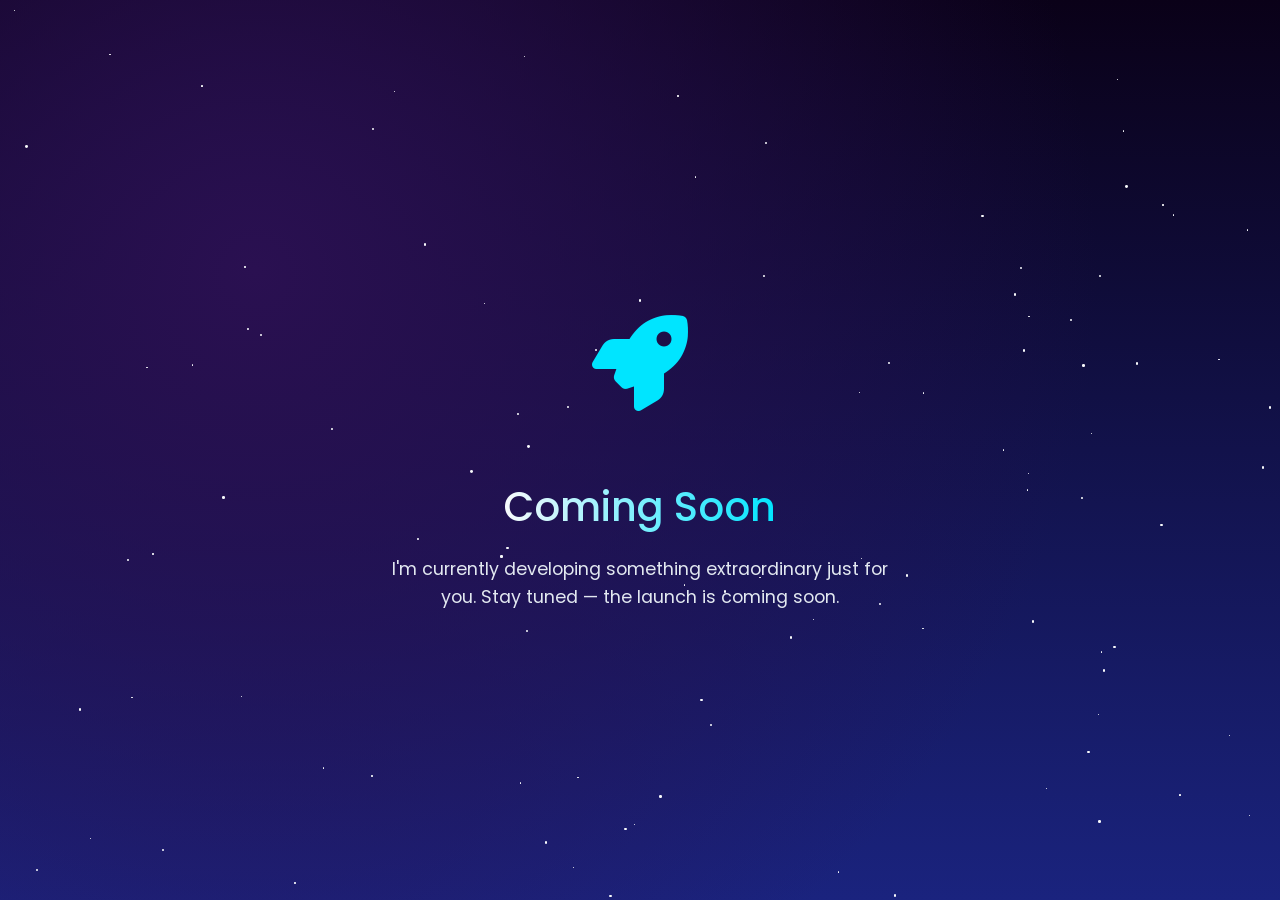
<file: comingsoon/coming_soon.html>
<!DOCTYPE html>
<html lang="en">
    <head>
        <meta charset="UTF-8" />
        <meta name="viewport" content="width=device-width, initial-scale=1.0" />
        <title>Coming Soon</title>
        <link rel="icon" href="../favicon.ico" type="image/x-icon" />
        <link
            rel="stylesheet"
            href="https://cdnjs.cloudflare.com/ajax/libs/font-awesome/6.4.0/css/all.min.css"
        />
        <link
            href="https://fonts.googleapis.com/css2?family=Poppins:wght@300;400;500;600&display=swap"
            rel="stylesheet"
        />
        <style>
            :root {
                --space-dark: #0a0118;
                --space-purple: #2a1051;
                --space-blue: #1a237e;
                --space-teal: #00e5ff;
                --text-primary: #f8fafc;
                --text-secondary: #e2e8f0;
            }

            * {
                margin: 0;
                padding: 0;
                box-sizing: border-box;
            }

            body {
                min-height: 100vh;
                background: var(--space-dark);
                color: var(--text-primary);
                font-family: "Poppins", sans-serif;
                overflow-x: hidden;
                line-height: 1.6;
            }

            /* Cosmic background */
            .cosmic-bg {
                position: fixed;
                top: 0;
                left: 0;
                width: 100%;
                height: 100%;
                z-index: -1;
                background: radial-gradient(
                        circle at 20% 30%,
                        var(--space-purple),
                        transparent 70%
                    ),
                    linear-gradient(
                        to bottom,
                        var(--space-dark),
                        var(--space-blue)
                    );
            }

            /* Stars effect */
            .stars {
                position: absolute;
                top: 0;
                left: 0;
                width: 100%;
                height: 100%;
            }

            .star {
                position: absolute;
                background-color: var(--text-primary);
                border-radius: 50%;
                animation: twinkle 3s infinite ease-in-out;
            }

            @keyframes twinkle {
                0%,
                100% {
                    opacity: 0.3;
                }
                50% {
                    opacity: 0.8;
                }
            }

            /* Main content */
            .coming-soon {
                min-height: 100vh;
                display: flex;
                flex-direction: column;
                justify-content: center;
                align-items: center;
                padding: 2rem;
                text-align: center;
                position: relative;
                z-index: 10;
            }

            .illustration {
                font-size: 6rem;
                margin-bottom: 2rem;
                color: var(--space-teal);
                animation: float 4s ease-in-out infinite;
            }

            h1 {
                font-size: 2.5rem;
                font-weight: 500;
                margin-bottom: 1rem;
                background: linear-gradient(
                    90deg,
                    var(--text-primary),
                    var(--space-teal)
                );
                -webkit-background-clip: text;
                background-clip: text;
                -webkit-text-fill-color: transparent;
            }

            .subtitle {
                font-size: 1.1rem;
                color: var(--text-secondary);
                max-width: 500px;
            }

            /* Animations */
            @keyframes float {
                0%,
                100% {
                    transform: translateY(0);
                }
                50% {
                    transform: translateY(-15px);
                }
            }

            /* Responsive adjustments */
            @media (max-width: 768px) {
                h1 {
                    font-size: 2rem;
                }

                .illustration {
                    font-size: 4rem;
                }

                .subtitle {
                    font-size: 1rem;
                }
            }

            @media (max-width: 480px) {
                h1 {
                    font-size: 1.8rem;
                }

                .illustration {
                    font-size: 3.5rem;
                }
            }
        </style>
    </head>
    <body>
        <div class="cosmic-bg">
            <div class="stars" id="stars"></div>
        </div>

        <main class="coming-soon">
            <div class="illustration">
                <i class="fas fa-rocket"></i>
            </div>

            <h1>Coming Soon</h1>

            <p class="subtitle">
                I'm currently developing something extraordinary just for you.
                Stay tuned — the launch is coming soon.
            </p>
        </main>

        <script>
            // Create stars
            function createStars(containerId, count = 100) {
                const container = document.getElementById(containerId);
                for (let i = 0; i < count; i++) {
                    const star = document.createElement("div");
                    star.classList.add("star");

                    // Random size between 1-3px
                    const size = Math.random() * 2 + 1;
                    star.style.width = `${size}px`;
                    star.style.height = `${size}px`;

                    // Random position
                    star.style.left = `${Math.random() * 100}%`;
                    star.style.top = `${Math.random() * 100}%`;

                    // Random animation duration and delay
                    const duration = Math.random() * 3 + 2;
                    star.style.animationDuration = `${duration}s`;
                    star.style.animationDelay = `${Math.random() * 5}s`;

                    container.appendChild(star);
                }
            }

            // Initialize
            document.addEventListener("DOMContentLoaded", () => {
                createStars("stars");
            });
        </script>
    </body>
</html>
</file>
<file: css/style.css>
:root {
    --space-dark: #0a0118;
    --space-purple: #2a1051;
    --space-blue: #1a237e;
    --space-pink: #4a148c;
    --space-gold: #ffd700;
    --space-neon: #9d4edd;
    --space-teal: #00e5ff;
    --space-aqua: #00e5ffa4;
    --space-orange: #ff6d00;
    --primary-accent: #a855f7;
    --secondary-accent: #3b82f6;
    --text-primary: #f8fafc;
    --text-secondary: #e2e8f0;
    --navbar-height: 60px;
    --navbar-initial-width: 90%;
    --navbar-side-padding: 30px;
}

* {
    margin: 0;
    padding: 0;
    box-sizing: border-box;
}

body {
    min-height: 100vh; 
    background: linear-gradient(
        135deg,
        var(--space-dark) 0%,
        var(--space-purple) 25%,
        var(--space-blue) 50%,
        var(--space-pink) 75%,
        var(--primary-accent) 100%
    );
    color: var(--text-primary);
    font-family: "Poppins", "Inter", "Helvetica Neue", Arial, sans-serif;
    overflow-x: hidden;
    line-height: 1.6;
    font-size: 14px;
}

/* Premium Loading Screen */
.loading-screen {
    position: fixed;
    top: 0;
    left: 0;
    width: 100%;
    height: 100%;
    display: flex;
    flex-direction: column;
    justify-content: center;
    align-items: center;
    z-index: 1000;
    background: linear-gradient(
        135deg,
        var(--space-dark) 0%,
        var(--space-purple) 25%,
        var(--space-blue) 50%,
        var(--space-pink) 75%,
        var(--primary-accent) 100%
    );
    transition: opacity 1s ease-out, visibility 1s ease-out;
    overflow: hidden;
}

.loading-content {
    position: relative;
    z-index: 1001;
    text-align: center;
    display: flex;
    flex-direction: column;
    align-items: center;
    width: 90%;
    max-width: 600px;
    margin-bottom: 20px;
}

.loading-text {
    font-size: 0.8rem; /* Reduced from 1rem */
    font-weight: 700;
    margin-bottom: 0.5rem;
    opacity: 0;
    background: linear-gradient(
        90deg,
        var(--text-primary),
        var(--space-teal),
        var(--space-gold)
    );
    -webkit-background-clip: text;
    background-clip: text;
    -webkit-text-fill-color: transparent;
    animation: fadeIn 1s ease-out forwards, textGlow 3s ease-in-out infinite 1s;
    position: relative;
    padding: 0 10px;
    text-transform: uppercase;
    letter-spacing: 2px;
}

@media (min-width: 768px) {
    .loading-text {
        font-size: 1.5rem; /* Reduced from 2rem */
    }
}

.loading-text::before,
.loading-text::after {
    content: "";
    position: absolute;
    top: 50%;
    width: 30px;
    height: 2px;
    background: linear-gradient(
        90deg,
        transparent,
        rgba(255, 255, 255, 0.8),
        transparent
    );
    animation: expandLine 1.5s ease-out infinite;
}

.loading-text::before {
    left: -40px;
}

.loading-text::after {
    right: -40px;
}

.subtext {
    font-size: 0.8rem; /* Reduced from 1rem */
    opacity: 0;
    color: rgba(255, 255, 255, 0.9);
    animation: fadeIn 1s ease-out 0.3s forwards;
    margin-bottom: 1rem;
    max-width: 90%;
    text-align: center;
    text-shadow: 0 0 10px rgba(0, 229, 255, 0.5);
    letter-spacing: 1px;
}

@media (min-width: 768px) {
    .subtext {
        font-size: 1rem; /* Reduced from 1.2rem */
    }
}

.loading-bar-container {
    width: 100%;
    max-width: 400px;
    margin-top: 1rem;
    position: relative;
    opacity: 0;
    animation: fadeIn 0.8s ease-out 0.6s forwards;
}

.loading-bar {
    width: 100%;
    height: 6px;
    background: rgba(255, 255, 255, 0.1);
    border-radius: 6px;
    overflow: hidden;
    position: relative;
    box-shadow: 0 0 15px rgba(157, 78, 221, 0.5),
        inset 0 0 5px rgba(255, 255, 255, 0.2);
}

.loading-progress {
    position: absolute;
    left: 0;
    top: 0;
    height: 100%;
    width: 0%;
    background: linear-gradient(
        90deg,
        var(--primary-accent),
        var(--space-teal),
        var(--space-gold),
        var(--primary-accent)
    );
    background-size: 300% 100%;
    box-shadow: 0 0 15px var(--primary-accent),
        inset 0 0 8px rgba(255, 255, 255, 0.5);
    animation: loading 3s cubic-bezier(0.65, 0, 0.35, 1) 0.6s forwards,
        progressGradient 3s linear infinite;
    border-radius: 6px;
}

.loading-percentage {
    position: absolute;
    right: 0;
    top: 15px;
    font-size: 0.9rem;
    color: rgba(255, 255, 255, 0.9);
    animation: fadeIn 0.8s ease-out 0.6s forwards;
    text-shadow: 0 0 10px rgba(0, 229, 255, 0.5);
    font-weight: bold;
}

/* Solar System Animation */
/* Solar System Animation */
.solar-system {
    position: relative;
    width: 100%;
    max-width: 400px;
    height: 400px;
    margin: 0 auto;
    perspective: 1000px;
}

.sun {
    position: absolute;
    width: 60px;
    height: 60px;
    top: 50%;
    left: 50%;
    transform: translate(-50%, -50%);
    z-index: 1;
}

.sun-core {
    position: absolute;
    width: 100%;
    height: 100%;
    background: radial-gradient(circle, #ffd700, #ff8c00);
    border-radius: 50%;
    box-shadow: 0 0 40px #ffd700, 0 0 80px rgba(255, 215, 0, 0.5);
    animation: sunPulse 4s infinite alternate;
}

.sun-corona {
    position: absolute;
    width: 120%;
    height: 120%;
    top: -10%;
    left: -10%;
    background: radial-gradient(
        circle,
        rgba(255, 215, 0, 0.3) 0%,
        transparent 70%
    );
    border-radius: 50%;
    animation: coronaPulse 6s infinite alternate;
}

.orbit {
    position: absolute;
    border: 1px solid rgba(255, 255, 255, 0.1);
    border-radius: 50%;
    top: 50%;
    left: 50%;
    transform: translate(-50%, -50%);
}

/* Base Styles */
.planet {
    position: absolute;
    border-radius: 50%;
    transform-origin: center;
    transition: all 0.3s ease;
    display: flex;
    justify-content: center;
    align-items: center;
}

/* Orbit Animation */
@keyframes rotate {
    from { transform: rotate(0deg); }
    to { transform: rotate(360deg); }
}

/* Mercury */
#orbit1 {
    width: 80px;
    height: 80px;
    animation: rotate 5s linear infinite;
}

#planet1 {
    width: 8px;
    height: 8px;
    background: linear-gradient(135deg, #b5b5b5 20%, #7a7a7a 80%);
    top: 0;
    left: 36px;
    box-shadow: 
        0 0 8px rgba(181, 181, 181, 0.8),
        inset 2px 2px 3px rgba(0,0,0,0.5);
}

/* Venus */
#orbit2 {
    width: 140px;
    height: 140px;
    animation: rotate 10s linear infinite reverse;
}

#planet2 {
    width: 12px;
    height: 12px;
    background: linear-gradient(135deg, #e6a35c 30%, #b87333 70%, #8a4b1a 100%);
    top: 0;
    left: 64px;
    box-shadow: 
        0 0 10px rgba(232, 163, 92, 0.7),
        inset 1px 1px 4px rgba(0,0,0,0.6);
}

/* Earth */
#orbit3 {
    width: 220px;
    height: 220px;
    animation: rotate 15s linear infinite;
}

#planet3 {
    width: 14px;
    height: 14px;
    background: 
        radial-gradient(circle at 30% 30%, #1e90ff 10%, #006400 60%, #8b4513 80%);
    top: 0;
    left: 103px;
    box-shadow: 
        0 0 10px rgba(30, 144, 255, 0.6),
        inset 1px 1px 5px rgba(0,0,0,0.4);
}

/* Mars */
#orbit4 {
    width: 300px;
    height: 300px;
    animation: rotate 20s linear infinite reverse;
}

#planet4 {
    width: 10px;
    height: 10px;
    background: linear-gradient(135deg, #ff4500 20%, #8b0000 70%, #4b0000 100%);
    top: 0;
    left: 145px;
    box-shadow: 
        0 0 10px rgba(255, 69, 0, 0.6),
        inset 2px 2px 4px rgba(0,0,0,0.5);
}

/* Moon */
.moon-orbit {
    position: absolute;
    width: 30px;
    height: 30px;
    border: 1px solid rgba(255, 255, 255, 0.1);
    border-radius: 50%;
    top: -6px;
    left: 103px;
    animation: rotate 3s linear infinite;
}

.moon {
    position: absolute;
    width: 3px;
    height: 3px;
    background: linear-gradient(135deg, #ccc 30%, #999 70%);
    border-radius: 50%;
    top: 0;
    left: 13.5px;
    box-shadow: 
        0 0 4px rgba(255, 255, 255, 0.5),
        inset 1px 1px 2px rgba(0,0,0,0.5);
}

/* Enhanced Planet Details */
.planet-details {
    position: relative;
    width: 100%;
    height: 100%;
    border-radius: 50%;
}

.planet-shadow {
    position: absolute;
    width: 100%;
    height: 100%;
    border-radius: 50%;
    background: radial-gradient(circle at 30% 50%, rgba(0, 0, 0, 0.3) 0%, transparent 70%);
}

.planet-crater {
    position: absolute;
    border-radius: 50%;
    background: rgba(0, 0, 0, 0.3);
    box-shadow: inset 1px 1px 2px rgba(0,0,0,0.5);
}

#planet1 .planet-crater {
    width: 1.5px;
    height: 1.5px;
}

#planet1 .planet-crater:nth-child(1) {
    top: 1px;
    left: 3px;
}

#planet1 .planet-crater:nth-child(2) {
    top: 5px;
    left: 6px;
    width: 1px;
    height: 1px;
}

#planet1 .planet-crater:nth-child(3) {
    top: 3px;
    left: 2px;
    width: 1.2px;
    height: 1.2px;
}

.planet-atmosphere {
    position: absolute;
    width: 120%;
    height: 120%;
    top: -10%;
    left: -10%;
    border-radius: 50%;
    background: radial-gradient(
        circle at 30% 30%,
        rgba(255, 255, 255, 0.15) 0%,
        transparent 70%
    );
    filter: blur(0.5px);
}

.planet-cloud {
    position: absolute;
    border-radius: 50%;
    background: rgba(255, 255, 255, 0.4);
    filter: blur(0.5px);
}

#planet2 .planet-cloud:nth-child(1) {
    width: 3px;
    height: 2px;
    top: 3px;
    left: 3px;
}

#planet2 .planet-cloud:nth-child(2) {
    width: 4px;
    height: 3px;
    top: 7px;
    left: 6px;
}

.planet-continent {
    position: absolute;
    background: rgba(0, 100, 0, 0.6);
    border-radius: 50%;
    filter: drop-shadow(0 0 0.5px rgba(0, 100, 0, 0.5));
}

#planet3 .planet-continent:nth-child(1) {
    width: 4px;
    height: 3px;
    top: 3px;
    left: 3px;
    clip-path: polygon(50% 0%, 100% 50%, 50% 100%, 0% 50%);
}

#planet3 .planet-continent:nth-child(2) {
    width: 3px;
    height: 3px;
    top: 8px;
    left: 8px;
    clip-path: circle(50% at 50% 50%);
}

#planet3 .planet-cloud:nth-child(3) {
    width: 3px;
    height: 2px;
    top: 5px;
    left: 2px;
}

/* Asteroid Belt */
.asteroid-belt {
    position: absolute;
    width: 340px;
    height: 340px;
    top: 50%;
    left: 50%;
    transform: translate(-50%, -50%);
    border: 1px solid rgba(255, 255, 255, 0.05);
    border-radius: 50%;
}

.asteroid {
    position: absolute;
    background: linear-gradient(135deg, #8b4513, #a0522d);
    border-radius: 50%;
    animation: floatAsteroid linear infinite;
}

.asteroid:nth-child(1) {
    width: 3px;
    height: 3px;
    top: 40px;
    left: 150px;
    animation-duration: 30s;
}

.asteroid:nth-child(2) {
    width: 3px;
    height: 2px;
    top: 100px;
    left: 190px;
    animation-duration: 25s;
    animation-delay: 5s;
}

.asteroid:nth-child(3) {
    width: 2px;
    height: 2px;
    top: 170px;
    left: 130px;
    animation-duration: 35s;
    animation-delay: 10s;
}

.asteroid:nth-child(4) {
    width: 3px;
    height: 3px;
    top: 220px;
    left: 220px;
    animation-duration: 40s;
    animation-delay: 15s;
}

.asteroid:nth-child(5) {
    width: 2px;
    height: 3px;
    top: 260px;
    left: 90px;
    animation-duration: 45s;
    animation-delay: 20s;
}

@keyframes floatAsteroid {
    0% { transform: rotate(0deg) translateX(10px) rotate(0deg); }
    100% { transform: rotate(360deg) translateX(10px) rotate(-360deg); }
}

@keyframes sunPulse {
    0% { box-shadow: 0 0 40px #ffd700, 0 0 80px rgba(255, 215, 0, 0.5); }
    100% { box-shadow: 0 0 60px #ffd700, 0 0 120px rgba(255, 215, 0, 0.8); }
}

@keyframes coronaPulse {
    0% { opacity: 0.7; transform: scale(1); }
    100% { opacity: 1; transform: scale(1.1); }
}

/* Responsive Adjustments */
@media (max-width: 768px) {
    .solar-system {
        height: 300px;
    }
    
    #orbit1 { width: 60px; height: 60px; }
    #orbit2 { width: 100px; height: 100px; }
    #orbit3 { width: 160px; height: 160px; }
    #orbit4 { width: 220px; height: 220px; }
    
    #planet1 {
        width: 6px;
        height: 6px;
        left: 27px;
    }
    
    #planet2 {
        width: 8px;
        height: 8px;
        left: 46px;
    }
    
    #planet3 {
        width: 10px;
        height: 10px;
        left: 75px;
    }
    
    #planet4 {
        width: 7px;
        height: 7px;
        left: 106.5px;
    }
    
    .moon-orbit {
        width: 20px;
        height: 20px;
        left: 75px;
    }
    
    .moon {
        width: 2px;
        height: 2px;
        left: 9px;
    }
    
    /* Planet details adjustments */
    #planet1 .planet-crater {
        width: 1px;
        height: 1px;
    }
    
    #planet1 .planet-crater:nth-child(1) {
        top: 0.5px;
        left: 2px;
    }
    
    #planet2 .planet-cloud {
        filter: blur(0.3px);
    }
    
    #planet2 .planet-cloud:nth-child(1) {
        width: 2px;
        height: 1.5px;
    }
    
    #planet3 .planet-continent {
        filter: drop-shadow(0 0 0.3px rgba(0, 100, 0, 0.5));
    }
    
    .asteroid-belt {
        width: 240px;
        height: 240px;
    }
}

@media (max-width: 480px) {
    .solar-system {
        height: 250px;
    }
    
    #orbit1 { width: 50px; height: 50px; }
    #orbit2 { width: 80px; height: 80px; }
    #orbit3 { width: 130px; height: 130px; }
    #orbit4 { width: 180px; height: 180px; }
    
    #planet1 {
        width: 5px;
        height: 5px;
        left: 22.5px;
    }
    
    #planet2 {
        width: 6px;
        height: 6px;
        left: 37px;
    }
    
    #planet3 {
        width: 8px;
        height: 8px;
        left: 61px;
    }
    
    #planet4 {
        width: 5px;
        height: 5px;
        left: 87.5px;
    }
    
    .moon-orbit {
        width: 16px;
        height: 16px;
        left: 61px;
    }
    
    .moon {
        width: 1.5px;
        height: 1.5px;
        left: 7.5px;
    }
    
    /* Simplify details for very small screens */
    #planet1 .planet-crater {
        display: none;
    }
    
    #planet1 .planet-crater:nth-child(1) {
        display: block;
        width: 0.8px;
        height: 0.8px;
        top: 0.3px;
        left: 1.5px;
    }
    
    #planet2 .planet-cloud:nth-child(2),
    #planet3 .planet-continent:nth-child(2) {
        display: none;
    }
    
    .asteroid-belt {
        width: 200px;
        height: 200px;
    }
}

/* Loading Social Icons */
.loading-social-icons {
    position: absolute;
    bottom: 20px;
    left: 0;
    right: 0;
    display: flex;
    justify-content: center;
    gap: 15px; /* Reduced from 20px */
    opacity: 0;
    transform: translateY(20px);
    animation: fadeInUp 0.8s ease-out 2s forwards;
}

.social-icon {
    color: white;
    font-size: 1.2rem; /* Reduced from 1.5rem */
    text-decoration: none;
    transition: all 0.3s ease;
    opacity: 0;
    transform: translateY(20px);
    animation: fadeInUp 0.5s ease-out var(--delay) forwards;
}

.social-icon:hover {
    transform: translateY(-5px) scale(1.2);
    color: #ffd700;
    text-shadow: 0 0 10px rgba(255, 215, 0, 0.7);
}

/* Star Burst Effect */
.star-burst {
    position: absolute;
    width: 3px;
    height: 3px;
    background-color: white;
    border-radius: 50%;
    pointer-events: none;
    opacity: 0;
    animation: starBurst 1s ease-out forwards;
}

@keyframes starBurst {
    0% {
        transform: translateY(0) scale(0);
        opacity: 0;
    }
    20% {
        opacity: 1;
    }
    100% {
        transform: translateY(-100px) scale(1.5);
        opacity: 0;
    }
}

/* Animations */
@keyframes rotate {
    from {
        transform: translate(-50%, -50%) rotate(0deg);
    }
    to {
        transform: translate(-50%, -50%) rotate(360deg);
    }
}

@keyframes sunPulse {
    0% {
        box-shadow: 0 0 40px #ffd700, 0 0 80px rgba(255, 215, 0, 0.5);
    }
    100% {
        box-shadow: 0 0 60px #ffd700, 0 0 120px rgba(255, 215, 0, 0.7);
    }
}

@keyframes coronaPulse {
    0% {
        transform: scale(1);
        opacity: 0.3;
    }
    100% {
        transform: scale(1.2);
        opacity: 0.5;
    }
}

@keyframes floatAsteroid {
    0% {
        transform: rotate(0deg) translateX(170px) rotate(0deg);
    }
    100% {
        transform: rotate(360deg) translateX(170px) rotate(-360deg);
    }
}

@keyframes fadeInUp {
    from {
        opacity: 0;
        transform: translateY(20px);
    }
    to {
        opacity: 1;
        transform: translateY(0);
    }
}

/* Responsive Adjustments */
@media (max-width: 768px) {
    .solar-system {
        height: 250px;
        max-width: 250px;
    }

    .sun {
        width: 40px;
        height: 40px;
    }

    #orbit1 {
        width: 70px;
        height: 70px;
    }

    #planet1 {
        width: 6px;
        height: 6px;
        left: 32px;
    }

    #orbit2 {
        width: 100px;
        height: 100px;
    }

    #planet2 {
        width: 10px;
        height: 10px;
        left: 45px;
    }

    #orbit3 {
        width: 150px;
        height: 150px;
    }

    #planet3 {
        width: 12px;
        height: 12px;
        left: 69px;
    }

    #orbit4 {
        width: 200px;
        height: 200px;
    }

    #planet4 {
        width: 8px;
        height: 8px;
        left: 96px;
    }

    .moon-orbit {
        width: 25px;
        height: 25px;
        left: 69px;
    }

    .asteroid-belt {
        width: 230px;
        height: 230px;
    }

    .loading-social-icons {
        bottom: 15px;
    }

    .social-icon {
        font-size: 1rem; /* Reduced from 1.2rem */
    }
}

@media (max-width: 480px) {
    .solar-system {
        height: 200px;
        max-width: 200px;
    }

    #orbit1 {
        width: 60px;
        height: 60px;
    }

    #planet1 {
        left: 27px;
    }

    #orbit2 {
        width: 80px;
        height: 80px;
    }

    #planet2 {
        left: 35px;
    }

    #orbit3 {
        width: 120px;
        height: 120px;
    }

    #planet3 {
        left: 55px;
    }

    #orbit4 {
        width: 160px;
        height: 160px;
    }

    #planet4 {
        left: 75px;
    }

    .asteroid-belt {
        width: 180px;
        height: 180px;
    }

    .loading-social-icons {
        gap: 10px; /* Reduced from 15px */
        bottom: 10px;
    }

    .social-icon {
        font-size: 0.9rem; /* Reduced from 1rem */
    }
}

.loading-countdown {
    position: absolute;
    top: 20px;
    right: 20px;
    font-size: 0.8rem;
    color: rgba(255, 255, 255, 0.9);
    opacity: 0;
    animation: fadeIn 0.8s ease-out 0.3s forwards;
    text-shadow: 0 0 10px rgba(0, 229, 255, 0.5);
    letter-spacing: 1px;
}

@media (min-width: 768px) {
    .loading-countdown {
        top: 30px;
        right: 30px;
        font-size: 0.9rem;
    }
}

/* Animations */
@keyframes fadeIn {
    from {
        opacity: 0;
        transform: translateY(10px);
    }
    to {
        opacity: 1;
        transform: translateY(0);
    }
}

@keyframes fadeOut {
    to {
        opacity: 0;
        transform: translateY(-10px);
    }
}

@keyframes loading {
    0% {
        width: 0%;
    }
    70% {
        width: 90%;
    }
    100% {
        width: 100%;
    }
}

@keyframes progressGradient {
    0% {
        background-position: 0% 50%;
    }
    100% {
        background-position: 300% 50%;
    }
}

@keyframes float {
    0%,
    100% {
        transform: translateY(0);
    }
    50% {
        transform: translateY(-10px);
    }
}

@keyframes textGlow {
    0%,
    100% {
        text-shadow: 0 0 10px rgba(0, 229, 255, 0.3);
    }
    50% {
        text-shadow: 0 0 20px rgba(0, 229, 255, 0.7);
    }
}

@keyframes rotate {
    from {
        transform: translate(-50%, -50%) rotate(0deg);
    }
    to {
        transform: translate(-50%, -50%) rotate(360deg);
    }
}

@keyframes particleFloat {
    0% {
        transform: translateY(0) translateX(0);
        opacity: 0;
    }
    10% {
        opacity: 0.6;
    }
    90% {
        opacity: 0.6;
    }
    100% {
        transform: translateY(-100vh) translateX(20px);
        opacity: 0;
    }
}

@keyframes expandLine {
    0% {
        width: 0;
        opacity: 0;
    }
    50% {
        width: 30px;
        opacity: 1;
    }
    100% {
        width: 60px;
        opacity: 0;
    }
}

@keyframes fadeInRight {
    from {
        opacity: 0;
        transform: translateX(50px);
    }
    to {
        opacity: 1;
        transform: translateX(0);
    }
}

@keyframes fadeInLeft {
    from {
        opacity: 0;
        transform: translateX(-50px);
    }
    to {
        opacity: 1;
        transform: translateX(0);
    }
}

@keyframes textDissolve {
    0% {
        opacity: 1;
        filter: blur(0);
        text-shadow: 0 0 15px rgba(0, 229, 255, 0.3);
    }
    100% {
        opacity: 0;
        filter: blur(5px);
        text-shadow: 0 0 30px rgba(0, 229, 255, 0.8);
    }
}
/* Cosmic Background */
.cosmic-background {
    position: fixed;
    top: 0;
    left: 0;
    width: 100%;
    height: 100%;
    z-index: -1; /* Pastikan di belakang semua konten */
    background: linear-gradient(
        135deg,
        var(--space-dark) 0%,
        var(--space-purple) 25%,
        var(--space-blue) 50%,
        var(--space-pink) 75%,
        var(--primary-accent) 100%
    );
    overflow: hidden;
}

/* Stars */
.stars {
    position: fixed;
    top: 0;
    left: 0;
    width: 100%;
    height: 100%;
    overflow: hidden;
    z-index: -1; /* Pastikan di belakang konten utama */
    pointer-events: none; /* Agar tidak mengganggu interaksi pengguna */
}

.star {
    position: absolute;
    background-color: white;
    border-radius: 50%;
    animation: twinkle var(--duration) infinite ease-in-out;
    will-change: transform; /* Optimasi performa */
}

@keyframes twinkle {
    0%,
    100% {
        opacity: 0.2;
    }
    50% {
        opacity: 0.8;
    }
}

/* Space Dust */
.space-dust {
    position: fixed;
    top: 0;
    left: 0;
    width: 100%;
    height: 100%;
    pointer-events: none;
    z-index: -1; /* Pastikan di belakang konten utama */
}

.dust {
    position: absolute;
    background-color: rgba(255, 255, 255, 0.4);
    border-radius: 50%;
    animation: float linear infinite;
    will-change: transform; /* Optimasi performa */
}

/* Glow Effect */
.glow {
    position: absolute;
    top: 0;
    left: 0;
    width: 100%;
    height: 100%;
    background: radial-gradient(
        circle at center,
        rgba(168, 85, 247, 0.1) 0%,
        transparent 70%
    );
    pointer-events: none;
    animation: pulse 8s infinite alternate;
}

/* Navigation */
.navbar {
    position: fixed;
    top: 60px;
    left: 0;
    right: 0;
    margin: auto;
    width: var(--navbar-initial-width);
    max-width: 1200px;
    height: var(--navbar-height);


    background: linear-gradient(
        to right,
        rgba(66, 33, 110, 0.93),
        rgba(35, 51, 155, 0.93)
    );

    border: 1px solid rgba(0, 229, 255, 0.2);

    backdrop-filter: blur(20px);
    -webkit-backdrop-filter: blur(20px);

    border-radius: 30px;
    padding: 0 var(--navbar-side-padding);
    display: flex;
    justify-content: space-between;
    align-items: center;
    z-index: 100;

    transition: width 0.4s ease, max-width 0.4s ease, top 0.4s ease,
    padding 0.4s ease, border-radius 0.4s ease, box-shadow 0.4s ease;
}

.navbar.scrolled {
    top: 0;
    width: 100%;
    max-width: 100%;
    border-radius: 0;

    /* Gradasi lebih solid untuk navbar sticky */
    background: linear-gradient(
        to right,
        rgba(66, 33, 110, 0.96),
        rgba(35, 51, 155, 0.96)
    );

    border: 1px solid rgba(0, 229, 255, 0.25);
    padding: 0 30px;
}

.logo {
    font-size: 1.1rem;
    font-weight: 700;
    color: #ffffff;
    letter-spacing: 1px;
    font-family: "Poppins", sans-serif;
    background: #ffffff;
    -webkit-background-clip: text;
    background-clip: text;
    -webkit-text-fill-color: transparent;
    transition: all 0.3s ease;
}

.logo:hover {
    transform: scale(1.05);
    text-shadow: 0 0 15px rgba(168, 85, 247, 0.5);
}

.nav-links {
    display: flex;
    gap: 25px;
}

.nav-links a {
    color: #ffffff;
    text-decoration: none;
    font-size: 0.9rem;
    font-weight: 600;
    position: relative;
    transition: all 0.3s ease;
    padding: 5px 0;
    font-family: "Poppins", sans-serif;
    text-shadow: 0 0 5px rgba(0, 229, 255, 0.3);
}

.nav-links a::after {
    content: "";
    position: absolute;
    bottom: 0;
    left: 0;
    width: 0;
    height: 2px;
    background: linear-gradient(
        90deg,
        var(--primary-accent),
        var(--secondary-accent)
    );
    transition: width 0.4s ease;
}

.nav-links a:hover::after {
    width: 100%;
}

.nav-links a:hover {
    color: var(--space-teal);
    text-shadow: 0 0 10px rgba(0, 229, 255, 0.6);
}

/* Hamburger Menu Styles */
.hamburger {
    display: none;
    cursor: pointer;
    font-size: 1.3rem;
    color: white;
    transition: transform 0.3s ease;
    z-index: 101;
    padding: 8px;
    border-radius: 8px;
    background: transparent;
    border: none;
    flex-direction: column;
    justify-content: center;
    align-items: center;
    width: 30px;
    height: 30px;
}

.hamburger span {
    display: block;
    width: 24px;
    height: 2px;
    background: white;
    margin: 4px 0;
    transition: all 0.3s ease;
    transform-origin: center;
}

.hamburger.active span:nth-child(1) {
    transform: translateY(6px) rotate(45deg);
}

.hamburger.active span:nth-child(2) {
    opacity: 0;
}

.hamburger.active span:nth-child(3) {
    transform: translateY(-6px) rotate(-45deg);
}

.hamburger:hover {
    transform: scale(1.1);
}

.mobile-menu-backdrop {
    display: none;
    position: fixed;
    top: 0;
    left: 0;
    width: 100%;
    height: 100%;
    background: rgba(0, 0, 0, 0.7);
    backdrop-filter: blur(5px);
    z-index: 99;
    opacity: 0;
    transition: opacity 0.3s ease;
    pointer-events: none;
}

.mobile-menu-backdrop.active {
    opacity: 1;
    pointer-events: auto;
}

/* Mobile Nav Links */
@media (max-width: 768px) {
    .nav-links {
        position: fixed;
        top: -1px;
        right: 0;
        width: 280px;
        height: 100vh;
        flex-direction: column;
        align-items: flex-start;
        gap: 0;
        padding: 80px 30px 30px;
        background: rgba(42, 16, 81, 0.95);
        border: 1px solid var(--space-teal);
        backdrop-filter: blur(15px);
        -webkit-backdrop-filter: blur(15px);
        border-top-right-radius: 30px;
        z-index: 100;
        
        clip-path: circle(0% at 100% 0%);
        -webkit-clip-path: circle(0% at 100% 0%);
        transition: clip-path 1s ease-in-out;
    }

    .nav-links.active {
        clip-path: circle(150% at 100% 0%);
        -webkit-clip-path: circle(150% at 100% 0%);
    }

    .navbar.scrolled .nav-links,
    .navbar.scrolled .nav-links.active {
        border-top-right-radius: 0 !important;
    }

    .nav-links a {
        font-size: 1rem;
        padding: 15px 0;
        width: 100%;
        border-bottom: 1px solid rgba(0, 229, 255, 0.1);
        opacity: 0;
        transform: translateX(20px);
        transition: all 0.4s ease;
        transition-delay: calc(0.1s * var(--i));
    }

    .nav-links.active a {
        opacity: 1;
        transform: translateX(0);
    }

    /* Staggered animation for each nav link */
    .nav-links a:nth-child(1) { --i: 1; }
    .nav-links a:nth-child(2) { --i: 2; }
    .nav-links a:nth-child(3) { --i: 3; }
    .nav-links a:nth-child(4) { --i: 4; }
    .nav-links a:nth-child(5) { --i: 5; }
    .nav-links a:nth-child(6) { --i: 6; }

    .hamburger {
        display: flex;
    }

    .mobile-menu-backdrop {
        display: block;
    }
}

/* Portfolio Sections */
.section {
    min-height: 100vh;
    display: flex;
    flex-direction: column;
    justify-content: center;
    padding: 120px 40px;
    position: relative;
    z-index: 20;
    overflow: hidden;
}

.section::before {
    content: "";
    position: absolute;
    top: 0;
    left: 0;
    width: 100%;
    height: 100%;
    background: radial-gradient(
        circle at 20% 30%,
        rgba(168, 85, 247, 0.1),
        transparent 50%
    );
    z-index: -1;
    opacity: 0;
    transition: opacity 0.6s ease;
}

.section:hover::before {
    opacity: 1;
}

@media (min-width: 768px) {
    .section {
        padding: 140px 60px;
    }
}

@media (min-width: 1200px) {
    .section {
        padding: 160px 80px;
    }
}
h1 {
    font-size: 2rem;
    color: white;
    text-shadow: 0 0 15px rgba(0, 229, 255, 0.6);
    letter-spacing: 1px;
    position: relative;
    display: inline-block;
    font-weight: 700;
    font-family: "Poppins", sans-serif;
    animation: fadeInLeft 0.8s ease-out forwards;
    line-height: 1.2;
}

h1::after {
    content: "";
    position: absolute;
    bottom: -8px;
    left: 0;
    width: 100%;
    height: 3px;
    background: linear-gradient(
        90deg,
        transparent,
        var(--space-teal),
        transparent
    );
    transform: scaleX(0);
    transform-origin: left;
    transition: transform 0.6s ease;
}

.section:hover h1::after {
    transform: scaleX(1);
}

@media (min-width: 768px) {
    h1 {
        font-size: 2.4rem;
    }
}

h2 {
    text-align: center;
    font-size: 1.6rem;
    color: white;
    text-shadow: 0 0 10px rgba(0, 229, 255, 0.4);
    letter-spacing: 1px;
    position: relative;
    display: inline-block;
    font-weight: 700;
    font-family: "Poppins", sans-serif;
    animation: fadeInLeft 0.8s ease-out 0.2s forwards;
    opacity: 0;
    line-height: 1.3;
}

h2::after {
    content: "";
    position: absolute;
    bottom: -8px;
    left: 0;
    width: 100%;
    height: 3px;
    background: linear-gradient(
        90deg,
        transparent,
        var(--space-gold),
        transparent
    );
    transform: scaleX(0);
    transform-origin: left;
    transition: transform 0.6s ease;
}

.section:hover h2::after {
    transform: scaleX(1);
}

@media (min-width: 768px) {
    h2 {
        font-size: 2rem;
    }
}

p {
    text-align: center;
    font-size: 1rem;
    line-height: 1.6;
    max-width: 700px;
    margin: 30px auto 40px;
    color: #ffffff;
    transition: all 0.4s ease;
    font-weight: 400;
    font-family: "Poppins", sans-serif;
    animation: fadeInRight 0.8s ease-out 0.4s forwards;
    opacity: 0;
}

.section:hover p {
    text-shadow: 0 0 5px rgba(255, 255, 255, 0.4);
}

@media (min-width: 768px) {
    p {
        font-size: 1.1rem;
        line-height: 1.8;
    }
}

/* Explore Button */
.explore-button {
    display: inline-flex;
    align-items: center;
    justify-content: center;
    padding: 12px 30px;
    background: linear-gradient(
        135deg,
        var(--primary-accent) 0%,
        var(--secondary-accent) 100%
    );
    color: white;
    border: none;
    border-radius: 30px;
    font-size: 0.9rem;
    font-weight: 600;
    text-transform: uppercase;
    letter-spacing: 1.5px;
    cursor: pointer;
    font-family: "Poppins", sans-serif;
    text-decoration: none;
    transition: transform 0.3s ease, box-shadow 0.3s ease;
    box-shadow: 0 8px 20px rgba(168, 85, 247, 0.5);
    position: relative;
    z-index: 1;
}

/* Hover efek naik */
.explore-button:hover {
    transform: translateY(-6px);
    box-shadow: 0 14px 30px rgba(168, 85, 247, 0.7);
    text-decoration: none; /* biar nggak ada underline */
}

/* GetTouch Button */
.GetTouch-button {
    display: inline-flex;
    align-items: center;
    justify-content: center;
    padding: 12px 30px;
    background: transparent;
    color: white;
    border: 2px solid white;
    border-radius: 30px;
    font-size: 0.9rem;
    font-weight: 600;
    text-transform: uppercase;
    letter-spacing: 1.5px;
    cursor: pointer;
    position: relative;
    overflow: hidden;
    z-index: 1;
    transition: all 0.4s ease;
    font-family: "Poppins", sans-serif;
    text-decoration: none;
}

.GetTouch-button:hover {
    background: linear-gradient(
        135deg,
        var(--primary-accent) 0%,
        var(--secondary-accent) 100%
    );
    color: white;
    border-color: transparent;
    transform: translateY(-3px);
    box-shadow: 0 8px 20px rgba(168, 85, 247, 0.5);
}

/* ===== PROJECTS SECTION ===== */
.projects-section {
    padding: 8rem 2rem;
    position: relative;
    overflow: hidden;
    background: transparent;
}

.projects-section::before {
    content: "";
    position: absolute;
    top: 0;
    left: 0;
    width: 100%;
    height: 100%;
    background: radial-gradient(
            circle at 20% 50%,
            rgba(168, 85, 247, 0.05) 0%,
            transparent 30%
        ),
        radial-gradient(
            circle at 80% 30%,
            rgba(0, 229, 255, 0.05) 0%,
            transparent 30%
        );
    pointer-events: none;
    z-index: 0;
}

/* Project Grid */
.project-grid {
    display: grid;
    grid-template-columns: repeat(auto-fill, minmax(340px, 1fr));
    gap: 2.5rem;
    max-width: 1300px;
    margin: 3rem auto 0;
    position: relative;
    z-index: 1;
}

/* Project Card */
.project-card {
    background: rgba(10, 1, 24, 0.4);
    border-radius: 12px;
    overflow: hidden;
    backdrop-filter: blur(12px);
    transition: all 0.5s cubic-bezier(0.175, 0.885, 0.32, 1.275);
    position: relative;
    border: 1px solid rgba(255, 255, 255, 0.08);
    box-shadow: 0 10px 30px rgba(0, 0, 0, 0.2);
    display: flex;
    flex-direction: column;
    height: 100%;
}

.project-card::before {
    content: "";
    position: absolute;
    inset: 0;
    border-radius: inherit;
    padding: 1px;
    background: linear-gradient(
        135deg,
        rgba(168, 85, 247, 0.4) 0%,
        rgba(0, 229, 255, 0.4) 100%
    );
    -webkit-mask: linear-gradient(#fff 0 0) content-box,
        linear-gradient(#fff 0 0);
    -webkit-mask-composite: xor;
    mask-composite: exclude;
    pointer-events: none;
    opacity: 0;
    transition: opacity 0.4s ease;
}

.project-card:hover {
    transform: translateY(-10px);
    box-shadow: 0 15px 40px rgba(168, 85, 247, 0.4);
}

.project-card:hover::before {
    opacity: 1;
}

.project-image-container {
    position: relative;
    overflow: hidden;
    height: 220px;
}

.project-image {
    width: 100%;
    height: 100%;
    object-fit: cover;
    transition: transform 0.8s cubic-bezier(0.165, 0.84, 0.44, 1);
}

.project-overlay {
    position: absolute;
    top: 0;
    left: 0;
    width: 100%;
    height: 100%;
    background: linear-gradient(
        to bottom,
        transparent 50%,
        rgba(10, 1, 24, 0.95) 100%
    );
    z-index: 1;
}

.project-corner {
    position: absolute;
    width: 24px;
    height: 24px;
    border-color: var(--space-teal);
    border-style: solid;
    border-width: 0;
    transition: all 0.4s ease;
}

.project-corner-tl {
    top: 12px;
    left: 12px;
    border-top-width: 2px;
    border-left-width: 2px;
}

.project-corner-tr {
    top: 12px;
    right: 12px;
    border-top-width: 2px;
    border-right-width: 2px;
}

.project-corner-bl {
    bottom: 12px;
    left: 12px;
    border-bottom-width: 2px;
    border-left-width: 2px;
}

.project-corner-br {
    bottom: 12px;
    right: 12px;
    border-bottom-width: 2px;
    border-right-width: 2px;
}

.project-card:hover .project-corner {
    width: 40px;
    height: 40px;
}

.project-card:hover .project-corner-tl {
    top: 0;
    left: 0;
}

.project-card:hover .project-corner-tr {
    top: 0;
    right: 0;
}

.project-card:hover .project-corner-bl {
    bottom: 0;
    left: 0;
}

.project-card:hover .project-corner-br {
    bottom: 0;
    right: 0;
}

.project-highlight {
    position: absolute;
    top: 0;
    left: 0;
    width: 100%;
    height: 100%;
    background: radial-gradient(
        circle at 50% 0%,
        rgba(0, 229, 255, 0.1) 0%,
        transparent 70%
    );
    opacity: 0;
    transition: opacity 0.4s ease;
    pointer-events: none;
}

.project-card:hover .project-highlight {
    opacity: 1;
}

.project-card:hover .project-image {
    transform: scale(1.1);
}

.project-content {
    padding: 1.8rem;
    display: flex;
    flex-direction: column;
    flex-grow: 1;
    position: relative;
    z-index: 2;
}

.project-header {
    display: flex;
    justify-content: space-between;
    align-items: flex-start;
    margin-bottom: 1.2rem;
}

.project-title {
    font-size: 1.3rem;
    font-weight: 600;
    color: var(--text-primary);
    margin: 0;
    flex: 1;
    line-height: 1.4;
    position: relative;
    display: inline-block;
}

.project-title::after {
    content: "";
    position: absolute;
    bottom: -4px;
    left: 0;
    width: 0;
    height: 2px;
    background: var(--space-teal);
    transition: width 0.4s ease;
}

.project-card:hover .project-title::after {
    width: 100%;
}

.project-links {
    display: flex;
    gap: 0.6rem;
    margin-left: 0.8rem;
}

.project-link {
    color: var(--text-secondary);
    width: 38px;
    height: 38px;
    border-radius: 50%;
    display: flex;
    align-items: center;
    justify-content: center;
    transition: all 0.4s ease;
    background: rgba(255, 255, 255, 0.05);
    border: 1px solid rgba(255, 255, 255, 0.1);
    backdrop-filter: blur(5px);
}

.project-link:hover {
    color: var(--space-teal);
    background: rgba(0, 229, 255, 0.15);
    transform: translateY(-3px);
    border-color: var(--space-teal);
    box-shadow: 0 5px 15px rgba(0, 229, 255, 0.3);
}

.project-link svg {
    width: 18px;
    height: 18px;
}

.project-description {
    font-size: 0.95rem;
    color: var(--text-secondary);
    margin-bottom: 1.8rem;
    line-height: 1.7;
    opacity: 0.9;
    flex-grow: 1;
}

.project-tech {
    display: flex;
    flex-wrap: wrap;
    gap: 0.6rem;
    margin-top: auto;
}

.tech-tag {
    background: rgba(168, 85, 247, 0.15);
    color: var(--space-teal);
    padding: 0.4rem 0.9rem;
    border-radius: 20px;
    font-size: 0.75rem;
    font-weight: 500;
    transition: all 0.3s ease;
    border: 1px solid rgba(168, 85, 247, 0.3);
    backdrop-filter: blur(5px);
}

.tech-tag:hover {
    background: rgba(168, 85, 247, 0.3);
    transform: translateY(-2px);
    box-shadow: 0 4px 8px rgba(168, 85, 247, 0.2);
}

/* Animations */
@keyframes fadeInUp {
    from {
        opacity: 0;
        transform: translateY(30px);
    }
    to {
        opacity: 1;
        transform: translateY(0);
    }
}

.project-card {
    animation: fadeInUp 0.8s ease-out forwards;
    opacity: 0;
}

.project-card:nth-child(1) {
    animation-delay: 0.1s;
}
.project-card:nth-child(2) {
    animation-delay: 0.2s;
}
.project-card:nth-child(3) {
    animation-delay: 0.3s;
}

/* Responsive Adjustments */
@media (max-width: 1200px) {
    .project-grid {
        gap: 2rem;
    }
}

@media (max-width: 1024px) {
    .projects-section {
        padding: 6rem 1.5rem;
    }

    .project-grid {
        grid-template-columns: repeat(auto-fill, minmax(320px, 1fr));
    }
}

@media (max-width: 768px) {
    .project-grid {
        grid-template-columns: 1fr;
        max-width: 600px;
    }

    .project-image-container {
        height: 200px;
    }
}

@media (max-width: 480px) {
    .projects-section {
        padding: 5rem 1rem;
    }

    .project-title {
        font-size: 1.15rem;
    }

    .project-description {
        font-size: 0.9rem;
    }

    .project-links {
        margin-left: 0.5rem;
    }

    .project-link {
        width: 34px;
        height: 34px;
    }

    .project-link svg {
        width: 16px;
        height: 16px;
    }
} /* About Section */
#about {
    padding: 60px 0;
    position: relative;
}

#about::before {
    content: "";
    position: absolute;
    top: 0;
    left: 0;
    width: 100%;
    height: 100%;
    background: radial-gradient(
            circle at 20% 30%,
            rgba(157, 78, 221, 0.1) 0%,
            transparent 50%
        ),
        radial-gradient(
            circle at 80% 70%,
            rgba(0, 229, 255, 0.1) 0%,
            transparent 50%
        );
    z-index: -1;
}

#about h2 {
    text-align: center;
    margin-bottom: 10px;
    color: var(--text-primary);
    font-size: 2.2rem;
}

.section-subtitle {
    text-align: center;
    color: var(--space-teal);
    margin-bottom: 30px;
    font-size: 1rem;
}

.about-container {
    max-width: 1100px;
    margin: 0 auto;
    padding: 0 20px;
}

.about-profile {
    display: flex;
    flex-direction: column;
    align-items: center;
    gap: 30px;
    margin-bottom: 40px;
}

@media (min-width: 768px) {
    .about-profile {
        flex-direction: row;
        align-items: flex-start;
    }
}

.profile-image-container {
    position: relative;
    width: 200px;
    height: 200px;
    flex-shrink: 0;
}

.profile-image {
    width: 100%;
    height: 100%;
    border-radius: 50%;
    object-fit: cover;
    position: relative;
    z-index: 2;
    border: 3px solid rgba(168, 85, 247, 0.3);
    box-shadow: 0 0 30px rgba(168, 85, 247, 0.3);
}

.image-glow {
    position: absolute;
    top: -5px;
    left: -5px;
    right: -5px;
    bottom: -5px;
    background: radial-gradient(
        circle,
        rgba(168, 85, 247, 0.4) 0%,
        transparent 70%
    );
    border-radius: 50%;
    z-index: 1;
    animation: pulse 3s infinite alternate;
}

.about-orbit {
    position: absolute;
    top: -15px;
    left: -15px;
    right: -15px;
    bottom: -15px;
    border: 2px dashed rgba(0, 229, 255, 0.4);
    border-radius: 50%;
    z-index: 1;
    animation: spin 20s linear infinite;
}

.about-orbit-2 {
    top: -30px;
    left: -30px;
    right: -30px;
    bottom: -30px;
    animation: spin-reverse 25s linear infinite;
    border-color: rgba(157, 78, 221, 0.3);
}

.profile-bio {
    flex: 1;
}

.profile-bio p {
    color: var(--text-secondary);
    margin-bottom: 15px;
    line-height: 1.7;
    font-size: 0.95rem;
}

.about-details {
    display: flex;
    flex-direction: column;
    gap: 30px;
}

@media (min-width: 992px) {
    .about-details {
        flex-direction: row;
    }
}

.education-card,
.skills-section {
    background: rgba(42, 16, 81, 0.25);
    border-radius: 15px;
    padding: 20px;
    border: 1px solid rgba(168, 85, 247, 0.1);
    backdrop-filter: blur(8px);
}

.education-card {
    flex: 1;
}

.skills-section {
    flex: 2;
}

.education-card h3,
.skills-section h3 {
    color: var(--space-teal);
    margin-bottom: 20px;
    font-size: 1.3rem;
    display: flex;
    align-items: center;
    gap: 10px;
}

.edu-header {
    display: flex;
    justify-content: space-between;
    margin-bottom: 8px;
    flex-wrap: wrap;
    gap: 10px;
}

.edu-school {
    font-weight: 600;
    color: var(--text-primary);
}

.edu-period {
    background: rgba(168, 85, 247, 0.2);
    padding: 3px 10px;
    border-radius: 20px;
    font-size: 0.8rem;
    color: var(--space-teal);
}

.edu-details {
    color: rgba(255, 255, 255, 0.8);
    font-size: 0.9rem;
    margin-bottom: 15px;
}

.edu-progress {
    display: flex;
    flex-direction: column;
    gap: 8px;
}

.progress-bar {
    width: 100%;
    height: 6px;
    background: rgba(255, 255, 255, 0.1);
    border-radius: 10px;
    overflow: hidden;
}

.progress-fill {
    height: 100%;
    background: linear-gradient(
        90deg,
        var(--space-teal),
        var(--primary-accent)
    );
    border-radius: 10px;
}

.edu-progress span {
    font-size: 0.8rem;
    color: var(--space-aqua);
    align-self: flex-end;
}

.skills-category {
    margin-bottom: 20px;
}

.skills-category h4 {
    color: var(--text-primary);
    margin: 15px 0 10px;
    font-size: 1rem;
    font-weight: 500;
}

.skills-grid {
    display: grid;
    grid-template-columns: repeat(auto-fill, minmax(120px, 1fr));
    gap: 12px;
}

.skill-item {
    background: rgba(42, 16, 81, 0.4);
    border-radius: 10px;
    padding: 15px;
    text-align: center;
    transition: all 0.3s ease;
    border: 1px solid rgba(168, 85, 247, 0.1);
}

.skill-item:hover {
    transform: translateY(-5px);
    box-shadow: 0 10px 20px rgba(168, 85, 247, 0.2);
    border-color: rgba(168, 85, 247, 0.3);
}

.skill-icon {
    font-size: 1.8rem;
    margin-bottom: 8px;
    color: var(--space-teal);
}

.skill-name {
    font-size: 0.9rem;
    margin-bottom: 10px;
    color: var(--text-primary);
    font-weight: 500;
}

.skill-btn {
    background: rgba(168, 85, 247, 0.2);
    color: var(--space-teal);
    border: none;
    padding: 5px 12px;
    border-radius: 20px;
    font-size: 0.75rem;
    cursor: pointer;
    transition: all 0.3s ease;
}

.skill-btn:hover {
    background: var(--primary-accent);
    color: white;
}

@keyframes pulse {
    0% {
        opacity: 0.6;
    }
    100% {
        opacity: 1;
    }
}

@keyframes spin {
    0% {
        transform: rotate(0deg);
    }
    100% {
        transform: rotate(360deg);
    }
}

@keyframes spin-reverse {
    0% {
        transform: rotate(360deg);
    }
    100% {
        transform: rotate(0deg);
    }
}

/* Responsive Adjustments */
@media (max-width: 768px) {
    .profile-image-container {
        width: 180px;
        height: 180px;
    }

    .skills-grid {
        grid-template-columns: repeat(2, 1fr);
    }
}

@media (max-width: 480px) {
    .profile-image-container {
        width: 160px;
        height: 160px;
    }

    .skills-grid {
        grid-template-columns: 1fr;
    }

    .edu-header {
        flex-direction: column;
    }
}

/* Digital Art Section */
.art-grid {
    display: grid;
    grid-template-columns: repeat(auto-fit, minmax(260px, 1fr));
    gap: 30px;
    margin-top: 30px;
}

.art-card {
    position: relative;
    overflow: hidden;
    border-radius: 15px;
    transition: transform 0.4s ease, box-shadow 0.4s ease;
    cursor: pointer;
}

.art-card:hover {
    transform: scale(1.03);
    box-shadow: 0 12px 25px rgba(0, 0, 0, 0.2);
}

.art-image {
    width: 100%;
    height: auto;
    display: block;
    border-radius: 15px;
    transition: transform 0.4s ease;
}

.art-overlay {
    position: absolute;
    bottom: 0;
    left: 0;
    width: 100%;
    height: 50%;
    background: linear-gradient(to top, rgba(0, 0, 0, 0.7), transparent);
    color: #fff;
    padding: 20px;
    opacity: 0;
    pointer-events: none;
    transform: translateY(20%);
    transition: opacity 0.4s ease, transform 0.4s ease;
    display: flex;
    flex-direction: column;
    justify-content: flex-end;
    border-bottom-left-radius: 15px;
    border-bottom-right-radius: 15px;
}

.art-card:hover .art-overlay {
    opacity: 1;
    pointer-events: auto;
    transform: translateY(0);
}

.art-title {
    font-size: 1.2rem;
    margin-bottom: 5px;
}

.art-date {
    font-size: 14px;
    color: #ccc;
    margin-top: 5px;
}

/* Skills Section */
.skills-container {
    display: flex;
    flex-direction: column;
    gap: 40px;
}

.skill-category {
    background: rgba(42, 16, 81, 0.3);
    border-radius: 15px;
    padding: 30px;
    backdrop-filter: blur(10px);
    border: 1px solid rgba(255, 255, 255, 0.15);
    box-shadow: 0 10px 30px rgba(0, 0, 0, 0.2);
    transition: all 0.4s ease;
}

.skill-category:hover {
    transform: translateY(-5px);
    box-shadow: 0 15px 35px rgba(0, 0, 0, 0.3);
    border-color: rgba(255, 255, 255, 0.25);
}

.category-title {
    font-size: 1.5rem;
    margin-bottom: 25px;
    color: #ffffff;
    text-align: center;
    position: relative;
    padding-bottom: 10px;
}

.category-title::after {
    content: "";
    position: absolute;
    bottom: 0;
    left: 50%;
    transform: translateX(-50%);
    width: 50px;
    height: 2px;
    background: var(--space-teal);
}

.skills-grid {
    display: grid;
    grid-template-columns: repeat(auto-fill, minmax(150px, 1fr));
    gap: 20px;
}

.skill-item {
    background: rgba(26, 35, 126, 0.2);
    border-radius: 12px;
    padding: 25px 15px;
    display: flex;
    flex-direction: column;
    align-items: center;
    transition: all 0.3s ease;
    border: 1px solid rgba(255, 255, 255, 0.1);
    animation: fadeInUp 0.6s ease-out forwards;
    opacity: 0;
}

.skill-item:nth-child(1) {
    animation-delay: 0.1s;
}
.skill-item:nth-child(2) {
    animation-delay: 0.2s;
}
.skill-item:nth-child(3) {
    animation-delay: 0.3s;
}
.skill-item:nth-child(4) {
    animation-delay: 0.4s;
}
.skill-item:nth-child(5) {
    animation-delay: 0.5s;
}

.skill-item:hover {
    background: rgba(42, 16, 81, 0.4);
    transform: translateY(-5px);
    box-shadow: 0 10px 20px rgba(42, 16, 81, 0.3);
    border-color: var(--space-teal);
}

.skill-icon {
    width: 70px;
    height: 70px;
    border-radius: 50%;
    background: rgba(255, 255, 255, 0.1);
    display: flex;
    align-items: center;
    justify-content: center;
    margin-bottom: 15px;
    font-size: 2rem;
    color: var(--space-teal);
    transition: all 0.3s ease;
}

.skill-item:hover .skill-icon {
    background: rgba(0, 229, 255, 0.2);
    color: white;
    transform: scale(1.1);
}

.skill-name {
    font-size: 1rem;
    font-weight: 600;
    margin-bottom: 15px;
    color: white;
    text-align: center;
}

.skill-btn {
    padding: 8px 20px;
    background: rgba(255, 255, 255, 0.1);
    color: white;
    border: none;
    border-radius: 20px;
    font-size: 0.85rem;
    cursor: pointer;
    transition: all 0.3s ease;
    backdrop-filter: blur(5px);
    border: 1px solid rgba(255, 255, 255, 0.2);
    font-family: "Poppins", sans-serif;
}

.skill-btn:hover {
    background: rgba(0, 229, 255, 0.3);
    transform: translateY(-2px);
    box-shadow: 0 5px 15px rgba(0, 229, 255, 0.2);
}

/* Modal Styles */
.modal {
    display: none;
    position: fixed;
    top: 0;
    left: 0;
    width: 100%;
    height: 100%;
    background-color: rgba(0, 0, 0, 0.479);
    z-index: 1000;
    align-items: center;
    justify-content: center;
    opacity: 0;
    transition: opacity 0.3s ease;
    backdrop-filter: blur(5px);
}

.modal.show {
    display: flex;
    opacity: 1;
}

.modal-content {
    background: rgba(42, 16, 81, 0.95);
    border-radius: 15px;
    width: 90%;
    max-width: 500px;
    padding: 30px;
    position: relative;
    border: 1px solid rgba(255, 255, 255, 0.2);
    box-shadow: 0 15px 35px rgba(0, 0, 0, 0.4);
    transform: translateY(20px);
    transition: transform 0.3s ease;
}

.modal.show .modal-content {
    transform: translateY(0);
}

.close-modal {
    position: absolute;
    top: 15px;
    right: 15px;
    font-size: 24px;
    color: rgba(255, 255, 255, 0.6);
    cursor: pointer;
    transition: all 0.3s;
    background: none;
    border: none;
}

.close-modal:hover {
    color: var(--space-gold);
    transform: rotate(90deg);
}

.modal-header {
    display: flex;
    flex-direction: column;
    align-items: center;
    margin-bottom: 25px;
}

.modal-icon {
    width: 80px;
    height: 80px;
    border-radius: 50%;
    background: rgba(255, 255, 255, 0.1);
    display: flex;
    align-items: center;
    justify-content: center;
    margin-bottom: 20px;
    font-size: 2.5rem;
    color: var(--space-teal);
}

.modal-title {
    font-size: 1.8rem;
    color: white;
    margin-bottom: 10px;
    text-align: center;
    font-weight: 600;
}

.modal-description {
    color: rgba(255, 255, 255, 0.9);
    font-size: 1rem;
    line-height: 1.7;
    text-align: center;
}

/* Animations */
@keyframes fadeInUp {
    from {
        opacity: 0;
        transform: translateY(20px);
    }
    to {
        opacity: 1;
        transform: translateY(0);
    }
}

/* Responsive Adjustments */
@media (max-width: 768px) {
    .section {
        padding: 80px 20px;
    }

    h2 {
        font-size: 2rem;
    }

    .skills-grid {
        grid-template-columns: repeat(auto-fill, minmax(120px, 1fr));
        gap: 15px;
    }

    .skill-category {
        padding: 20px;
    }

    .skill-icon {
        width: 60px;
        height: 60px;
        font-size: 1.8rem;
    }
}

@media (max-width: 480px) {
    .section {
        padding: 60px 15px;
    }

    h2 {
        font-size: 1.8rem;
    }

    .skills-grid {
        grid-template-columns: repeat(2, 1fr);
    }

    .modal-content {
        padding: 25px 20px;
    }

    .modal-icon {
        width: 70px;
        height: 70px;
        font-size: 2rem;
    }

    .modal-title {
        font-size: 1.5rem;
    }
}

/* ===== Contact Section ===== */
.contact-section {
    position: relative; /* Tambahkan ini */
    z-index: 10; /* Pastikan di atas background */
    overflow: visible; /* Pastikan overflow visible */
}

.contact-container {
    display: grid;
    grid-template-columns: 1fr 1fr;
    gap: 40px;
    position: relative; /* Tambahkan ini */
}

/* Contact Info */
.contact-info {
    display: flex;
    flex-direction: column;
    gap: 30px;
}

.contact-method {
    display: flex;
    gap: 20px;
    padding: 25px;
    background: rgba(255, 255, 255, 0.03);
    border-radius: 12px;
    transition: all 0.3s ease;
    border: 1px solid rgba(255, 255, 255, 0.05);
}

.contact-method:hover {
    background: rgba(255, 255, 255, 0.05);
    transform: translateY(-3px);
    box-shadow: 0 10px 30px rgba(0, 0, 0, 0.1);
}

.method-icon {
    width: 48px;
    height: 48px;
    display: flex;
    align-items: center;
    justify-content: center;
    background: rgba(168, 85, 247, 0.1);
    border-radius: 10px;
    flex-shrink: 0;
}

.method-icon svg {
    width: 24px;
    height: 24px;
    stroke: var(--space-teal);
    stroke-width: 1.5;
}

.method-content {
    flex: 1;
    display: flex;
    flex-direction: column;
}

.method-content h3 {
    font-size: 1.1rem;
    font-weight: 500;
    color: var(--space-teal);
    margin-bottom: 8px;
}

.method-link {
    color: var(--text-secondary);
    text-decoration: none;
    transition: color 0.3s ease;
    font-size: 1rem;
    word-break: break-all;
}

.method-link:hover {
    color: var(--space-teal);
}

/* QR Code Styling */
.qr-wrapper {
    margin: 15px 0;
    display: flex;
    justify-content: flex-start; /* Align left on desktop */
}

.qr-code {
    width: 150px;
    height: 150px;
    display: block;
    filter: drop-shadow(0 2px 8px rgba(0, 0, 0, 0.1));
    transition: transform 0.3s ease;
}

.qr-code:hover {
    transform: scale(1.03);
}

/* Mobile Responsiveness */
@media (max-width: 768px) {
    .qr-wrapper {
        justify-content: center; /* Center on mobile */
        margin: 15px auto; /* Centered margin */
    }

    .qr-code {
        width: 130px;
        height: 130px;
    }
}

/* Small mobile devices */
@media (max-width: 480px) {
    .qr-code {
        width: 120px;
        height: 120px;
    }
}

.qr-code:hover {
    transform: scale(1.03);
}

.whatsapp-button-container {
    margin-top: 15px;
}

.whatsapp-button {
    display: inline-flex;
    align-items: center;
    gap: 8px;
    padding: 10px 20px;
    background: rgba(37, 211, 102, 0.1);
    color: #25d366;
    border-radius: 8px;
    text-decoration: none;
    font-weight: 500;
    transition: all 0.3s ease;
    border: 1px solid rgba(37, 211, 102, 0.2);
}

.whatsapp-button svg {
    width: 18px;
    height: 18px;
    stroke: #25d366;
    stroke-width: 2;
}

.whatsapp-button:hover {
    background: rgba(37, 211, 102, 0.2);
}

/* Improved Contact Form Styles */
.contact-form {
    padding: 30px;
    background: rgba(255, 255, 255, 0.03);
    border-radius: 12px;
    border: 1px solid rgba(255, 255, 255, 0.05);
    height: 100%;
    display: flex;
    flex-direction: column;
}

.form-group {
    position: relative;
    margin-bottom: 30px;
    padding: 0 10px;
}

.form-group input,
.form-group textarea {
    width: 100%;
    padding: 14px 10px 8px 0;
    background: transparent !important;
    border: none;
    border-bottom: 1px solid rgba(255, 255, 255, 0.2);
    color: var(--text-primary);
    font-size: 1rem;
    font-family: "Poppins", sans-serif;
    transition: all 0.3s ease;
    caret-color: var(--space-teal);
    box-sizing: border-box;
}

.form-group input:-webkit-autofill,
.form-group input:-webkit-autofill:hover,
.form-group input:-webkit-autofill:focus,
.form-group textarea:-webkit-autofill,
.form-group textarea:-webkit-autofill:hover,
.form-group textarea:-webkit-autofill:focus {
    -webkit-text-fill-color: var(--text-primary) !important;
    -webkit-box-shadow: 0 0 0px 1000px rgba(42, 16, 81, 0.3) inset !important;
    transition: background-color 5000s ease-in-out 0s !important;
}

.form-group textarea {
    resize: vertical;
    min-height: 120px;
    line-height: 1.5;
}

.form-group label {
    position: absolute;
    top: 14px;
    left: 10px;
    color: rgba(255, 255, 255, 0.7);
    font-size: 1rem;
    font-weight: 400;
    pointer-events: none;
    transition: all 0.3s ease;
    padding-right: 10px;
}

.form-group .underline {
    position: absolute;
    bottom: 0;
    left: 0;
    width: 100%;
    height: 2px;
    background: var(--space-teal);
    transform: scaleX(0);
    transform-origin: left center;
    transition: transform 0.3s ease;
}

.form-group input:focus,
.form-group textarea:focus {
    outline: none;
    background: rgba(255, 255, 255, 0.03) !important;
}

.form-group input:focus ~ label,
.form-group input:not(:placeholder-shown) ~ label,
.form-group textarea:focus ~ label,
.form-group textarea:not(:placeholder-shown) ~ label {
    transform: translateY(-24px) translateX(-5px);
    font-size: 0.8rem;
    color: var(--space-teal);
    background: rgba(42, 16, 81, 0.8);
    padding: 0 5px;
    border-radius: 4px;
}

.form-group input:focus ~ .underline,
.form-group textarea:focus ~ .underline {
    transform: scaleX(1);
}

.form-group input::placeholder,
.form-group textarea::placeholder {
    color: transparent;
    transition: color 0.3s ease;
}

.form-group input:not(:focus)::placeholder,
.form-group textarea:not(:focus)::placeholder {
    color: rgba(255, 255, 255, 0.3);
}

.submit-button {
    display: flex;
    align-items: center;
    justify-content: space-between;
    width: 100%;
    padding: 15px 25px;
    background: rgba(168, 85, 247, 0.1);
    color: var(--space-teal);
    border: 1px solid rgba(168, 85, 247, 0.2);
    border-radius: 8px;
    font-size: 1rem;
    font-weight: 500;
    cursor: pointer;
    transition: all 0.3s ease;
    margin-top: auto;
}

.submit-button:hover {
    background: rgba(168, 85, 247, 0.2);
    transform: translateY(-2px);
}

.arrow-icon svg {
    width: 18px;
    height: 18px;
    stroke: var(--space-teal);
    stroke-width: 2;
    transition: transform 0.3s ease;
}

.submit-button:hover .arrow-icon svg {
    transform: translateX(3px);
}

/* New Form Notification Styles */
.form-notification {
    width: 100%;
    max-width: 600px;
    margin: 0 auto 30px;
    padding: 20px;
    background: rgba(168, 85, 247, 0.05);
    border: 1px solid rgba(168, 85, 247, 0.2);
    border-radius: 12px;
    box-shadow: 0 10px 30px rgba(0, 0, 0, 0.1);
    transform: translateY(-20px);
    opacity: 0;
    transition: all 0.4s cubic-bezier(0.68, -0.55, 0.265, 1.55);
    backdrop-filter: blur(10px);
    display: flex;
    align-items: center;
    gap: 15px;
    visibility: hidden;
}

.form-notification.active {
    transform: translateY(0);
    opacity: 1;
    visibility: visible;
}

.notification-content {
    display: flex;
    align-items: center;
    gap: 15px;
    width: 100%;
}

.check-icon {
    width: 40px;
    height: 40px;
    display: flex;
    align-items: center;
    justify-content: center;
    background: rgba(168, 85, 247, 0.1);
    border-radius: 10px;
    flex-shrink: 0;
}

.check-icon svg {
    width: 20px;
    height: 20px;
    stroke: var(--space-teal);
    stroke-width: 2;
}

.notification-text h3 {
    font-size: 1.1rem;
    color: var(--space-teal);
    margin-bottom: 5px;
}

.notification-text p {
    font-size: 0.9rem;
    color: var(--text-secondary);
    margin: 0;
}

/* Responsive Styles */
@media (max-width: 1024px) {
    .contact-container {
        gap: 30px;
    }
}

@media (max-width: 768px) {
    .contact-container {
        grid-template-columns: 1fr;
    }

    .section-title {
        font-size: 2rem;
    }

    .contact-method {
        padding: 20px;
    }

    .contact-form {
        padding: 25px;
    }

    .form-notification {
        max-width: 100%;
        margin-bottom: 20px;
    }
}

@media (max-width: 480px) {
    .contact-section {
        padding: 60px 15px;
    }

    .section-header {
        margin-bottom: 40px;
    }

    .section-title {
        font-size: 1.8rem;
    }

    .contact-method {
        flex-direction: column;
        gap: 15px;
    }

    .method-icon {
        width: 40px;
        height: 40px;
    }

    .qr-code {
        width: 120px;
        height: 120px;
    }

    .form-notification {
        padding: 15px;
    }

    .check-icon {
        width: 32px;
        height: 32px;
    }

    .check-icon svg {
        width: 16px;
        height: 16px;
    }

    .notification-text h3 {
        font-size: 1rem;
    }

    .notification-text p {
        font-size: 0.85rem;
    }
}
/* Scroll Indicator */
.scroll-indicator {
    position: fixed;
    bottom: 30px;
    left: 50%;
    transform: translateX(-50%);
    z-index: 100;
    display: flex;
    flex-direction: column;
    align-items: center;
    opacity: 0.8;
    transition: all 0.4s ease;
    cursor: pointer;
}

.scroll-indicator:hover {
    opacity: 1;
    transform: translateX(-50%) scale(1.05);
}

.scroll-text {
    font-size: 0.8rem;
    margin-bottom: 5px;
    color: rgba(255, 255, 255, 0.9);
    text-transform: uppercase;
    letter-spacing: 2px;
    font-family: "Poppins", sans-serif;
}

.scroll-icon {
    animation: bounce 2s infinite;
    color: var(--space-teal);
    font-size: 1.5rem;
}

/* Hero Section Specific */
#hero {
    text-align: center;
    align-items: center;
    position: relative;
}

.hero-content {
    max-width: 800px;
    margin: 0 auto;
    position: relative;
    z-index: 10;
}

.hero-buttons {
    display: flex;
    gap: 20px;
    justify-content: center;
    margin-top: 30px;
    flex-wrap: wrap;
}

/* Hero Glow Effect */
.hero-glow {
    position: absolute;
    top: 50%;
    left: 50%;
    transform: translate(-50%, -50%);
    width: 80vw;
    height: 80vw;
    max-width: 700px;
    max-height: 700px;
    background: radial-gradient(
        circle,
        rgba(168, 85, 247, 0.2) 0%,
        transparent 70%
    );
    border-radius: 50%;
    z-index: -1;
    animation: pulse 8s infinite alternate;
}

/* Footer */
.footer {
    padding: 50px 0 40px;
    text-align: center;
    background: linear-gradient(
        to bottom,
        rgba(10, 1, 24, 0) 0%,
        rgb(10 1 24 / 68%) 60%,
        rgb(10 1 24 / 95%) 100%
    );
    position: relative;
    z-index: 20;
}

.social-links {
    display: flex;
    justify-content: center;
    gap: 20px;
    margin-bottom: 25px;
}

.social-link {
    text-decoration: none !important;
    color: white;
    font-size: 1.3rem;
    transition: all 0.3s ease;
    width: 45px;
    height: 45px;
    border-radius: 50%;
    display: flex;
    align-items: center;
    justify-content: center;
    background: rgba(255, 255, 255, 0.1);
    backdrop-filter: blur(5px);
}

.social-link:hover {
    color: var(--space-teal);
    transform: translateY(-5px) scale(1.1);
    background: rgba(0, 229, 255, 0.2);
    box-shadow: 0 5px 15px rgba(0, 229, 255, 0.3);
}

.copyright {
    color: rgba(255, 255, 255, 0.7);
    font-size: 0.8rem;
    font-family: "Poppins", sans-serif;
}

/* Back to Top Button */
.back-to-top {
    position: fixed;
    bottom: 25px;
    right: 25px;
    width: 45px;
    height: 45px;
    background: rgba(168, 85, 247, 0.8);
    border-radius: 50%;
    display: flex;
    align-items: center;
    justify-content: center;
    color: white;
    font-size: 1.1rem;
    cursor: pointer;
    z-index: 100;
    opacity: 0;
    visibility: hidden;
    transition: all 0.3s ease;
    backdrop-filter: blur(5px);
    border: 1px solid rgba(255, 255, 255, 0.2);
}

.back-to-top.visible {
    opacity: 1;
    visibility: visible;
}

.back-to-top:hover {
    background: var(--primary-accent);
    transform: translateY(-5px);
    box-shadow: 0 5px 15px rgba(168, 85, 247, 0.5);
}

/* Responsive Adjustments */
@media (max-width: 768px) {
    .section {
        padding: 80px 20px;
        text-align: center;
    }

    h1 {
        font-size: 2rem;
    }

    h2 {
        font-size: 1.7rem;
    }

    .hero-buttons {
        flex-direction: column;
        gap: 15px;
        align-items: center;
    }

    .project-grid,
    .skills-container,
    .art-grid {
        grid-template-columns: 1fr;
    }

    .about-image {
        max-width: 250px;
    }

    .nav-links {
        width: 220px;
    }
}

@media (max-width: 480px) {
    h1 {
        font-size: 1.8rem;
    }

    h2 {
        font-size: 1.5rem;
    }

    p {
        font-size: 0.9rem;
    }

    .cosmic-button {
        padding: 10px 25px;
        font-size: 0.9rem;
    }

    .skills-container {
        grid-template-columns: repeat(2, 1fr);
    }
}

/* Section Reveal Animation */
.section {
    opacity: 0;
    transform: translateY(20px);
    transition: opacity 0.8s ease, transform 0.8s ease;
}

.section.visible {
    opacity: 1;
    transform: translateY(0);
}

/* Hover effect alternative for mobile using :active state */
@media (hover: none) and (pointer: coarse) {
    .card:active,
    .btn:active,
    .project:active {
        transform: scale(1.02);
        transition: transform 0.3s ease-in-out;
    }
}

/* Mobile menu backdrop default hidden */
.mobile-menu-backdrop {
    display: none;
    position: fixed;
    top: 0;
    left: 0;
    height: 100%;
    width: 100%;
    background-color: rgba(0, 0, 0, 0.7);
    z-index: 999;
}

/* Show backdrop only when menu is active */
.mobile-menu.active .mobile-menu-backdrop {
    display: block;
}

.section.figma-projects {
    padding: 6rem 2rem;
    position: relative;
    overflow: hidden;
}

.figma-project {
    margin-bottom: 8rem;
    position: relative;
}

.figma-project:last-child {
    margin-bottom: 0;
}

.figma-project-spacer {
    height: 6rem;
}

.figma-content {
    display: flex;
    align-items: center;
    gap: 4rem;
    max-width: 1300px;
    margin: 0 auto;
    position: relative;
}

.figma-img {
    flex: 1;
    position: relative;
    order: 1;
}

.img-container {
    position: relative;
    display: inline-block;
}

.img-container img.main-img {
    width: 100%;
    max-width: 580px;
    border-radius: 16px;
    object-fit: cover;
    position: relative;
    z-index: 2;
    transition: transform 0.5s cubic-bezier(0.175, 0.885, 0.32, 1.275);
}

.img-container:hover img.main-img {
    transform: translateY(-8px) rotate(-1deg);
}

.glow-effect {
    position: absolute;
    top: 0;
    left: 0;
    width: 100%;
    height: 100%;
    background: radial-gradient(
        circle at center,
        rgba(0, 229, 255, 0.4) 0%,
        transparent 70%
    );
    z-index: 1;
    border-radius: 16px;
    opacity: 0;
    transition: opacity 0.5s ease;
}

.img-container:hover .glow-effect {
    opacity: 1;
}

.pixel-grid {
    position: absolute;
    top: 0;
    left: 0;
    width: 100%;
    height: 100%;
    background-image: linear-gradient(
            rgba(0, 229, 255, 0.1) 1px,
            transparent 1px
        ),
        linear-gradient(90deg, rgba(0, 229, 255, 0.1) 1px, transparent 1px);
    background-size: 20px 20px;
    border-radius: 16px;
    z-index: 1;
}

.figma-text {
    flex: 1;
    color: white;
    font-family: "Poppins", sans-serif;
    order: 2;
}

.title-wrapper {
    position: relative;
    margin-bottom: 2.5rem;
    overflow: hidden;
}

.clean-title {
    font-size: clamp(1.2rem, 3.5vw, 2rem);
    font-weight: 500;
    color: white;
    margin: 0;
    line-height: 1.2;
    position: relative;
    display: inline-block;
    background: linear-gradient(90deg, #ffffff, var(--space-teal));
    -webkit-background-clip: text;
    background-clip: text;
    -webkit-text-fill-color: transparent;
    padding-bottom: 0.5rem;
}

.clean-title::after {
    content: "";
    position: absolute;
    bottom: 0;
    left: 0;
    width: 100%;
    height: 3px;
    background: linear-gradient(90deg, var(--space-teal), transparent);
    transform: scaleX(0);
    transform-origin: right;
    transition: transform 0.6s cubic-bezier(0.65, 0, 0.35, 1);
}

.title-wrapper:hover .clean-title::after {
    transform: scaleX(1);
    transform-origin: left;
}

.title-decoration {
    position: relative;
    margin-top: 1.5rem;
}

.title-decoration-inner {
    display: inline-flex;
    align-items: center;
    position: relative;
    z-index: 2;
    background: linear-gradient(
        90deg,
        rgba(10, 25, 47, 0.9),
        rgba(10, 25, 47, 0.7)
    );
    padding: 0 1rem;
}

.decoration-dot {
    display: inline-block;
    width: 10px;
    height: 10px;
    background: var(--space-teal);
    border-radius: 50%;
    box-shadow: 0 0 10px var(--space-teal);
    animation: pulse 2s infinite;
}

.decoration-text {
    font-size: 0.9rem;
    font-weight: 500;
    color: var(--space-teal);
    margin: 0 1rem;
    text-transform: uppercase;
    letter-spacing: 2px;
}

@keyframes pulse {
    0% {
        transform: scale(1);
        opacity: 1;
    }
    50% {
        transform: scale(1.2);
        opacity: 0.7;
    }
    100% {
        transform: scale(1);
        opacity: 1;
    }
}

.figma-text p {
    margin: 1.5rem 0;
    font-size: 1.1rem;
    line-height: 1.8;
    color: rgba(255, 255, 255, 0.9);
    max-width: 90%;
}

.btn-container {
    position: relative;
    display: inline-block;
    margin-top: 1rem;
}

.figma-btn {
    position: relative;
    z-index: 2;
    display: inline-flex;
    align-items: center;
    justify-content: center;
    gap: 8px;
    padding: 0.7rem 1.8rem;
    font-size: 0.9rem;
    font-weight: 500;
    color: white;
    background: transparent;
    border: 2px solid var(--space-aqua);
    border-radius: 50px;
    cursor: pointer;
    transition: all 0.4s ease;
    text-decoration: none;
    overflow: hidden;
    box-sizing: border-box;
}

.figma-btn svg {
    width: 16px;
    height: 16px;
    transition: transform 0.3s ease;
}

.figma-btn:hover {
    color: #ffffff;
    background-color: var(--space-aqua);
    box-shadow: 0 0 20px rgba(0, 229, 255, 0.5);
}

.figma-btn:hover svg {
    transform: translateX(5px);
}

.btn-hover-effect {
    position: absolute;
    top: 0;
    left: 0;
    width: 100%;
    height: 100%;
    background: linear-gradient(
        90deg,
        transparent,
        rgba(0, 229, 255, 0.2),
        transparent
    );
    z-index: 1;
    opacity: 0;
    transition: opacity 0.4s ease;
}

.btn-container:hover .btn-hover-effect {
    opacity: 1;
}

/* Responsive adjustments */
@media (max-width: 768px) {
    .figma-btn {
        padding: 0.6rem 1.5rem;
        font-size: 0.85rem;
        gap: 6px;
    }

    .figma-btn svg {
        width: 14px;
        height: 14px;
    }
}

@media (max-width: 480px) {
    .figma-btn {
        padding: 0.5rem 1.2rem;
        font-size: 0.8rem;
    }
}
/* Responsive */
@media (max-width: 1024px) {
    .figma-content {
        flex-direction: column;
        gap: 3rem;
    }

    .figma-img,
    .figma-text {
        order: initial;
    }

    .figma-text {
        text-align: center;
    }

    .title-decoration {
        justify-content: center;
    }

    .title-decoration::before {
        width: 90%;
        left: 5%;
    }

    .figma-text p {
        max-width: 100%;
    }

    .figma-project {
        margin-bottom: 6rem;
    }

    .figma-project-spacer {
        height: 4rem;
    }
}

@media (max-width: 768px) {
    .section.figma-projects {
        padding: 4rem 1.5rem;
    }

    .title-decoration-inner {
        padding: 0 0.8rem;
    }

    .decoration-text {
        font-size: 0.8rem;
        margin: 0 0.8rem;
    }

    .figma-btn {
        padding: 0.8rem 1.8rem;
    }

    .figma-project {
        margin-bottom: 5rem;
    }

    .figma-project-spacer {
        height: 3rem;
    }
}

@media (max-width: 480px) {
    .decoration-text {
        font-size: 0.7rem;
        margin: 0 0.6rem;
        letter-spacing: 1px;
    }

    .title-decoration-inner {
        padding: 0 0.5rem;
    }

    .decoration-dot {
        width: 8px;
        height: 8px;
    }

    .figma-project {
        margin-bottom: 4rem;
    }

    .figma-project-spacer {
        height: 2rem;
    }
}
</file>
